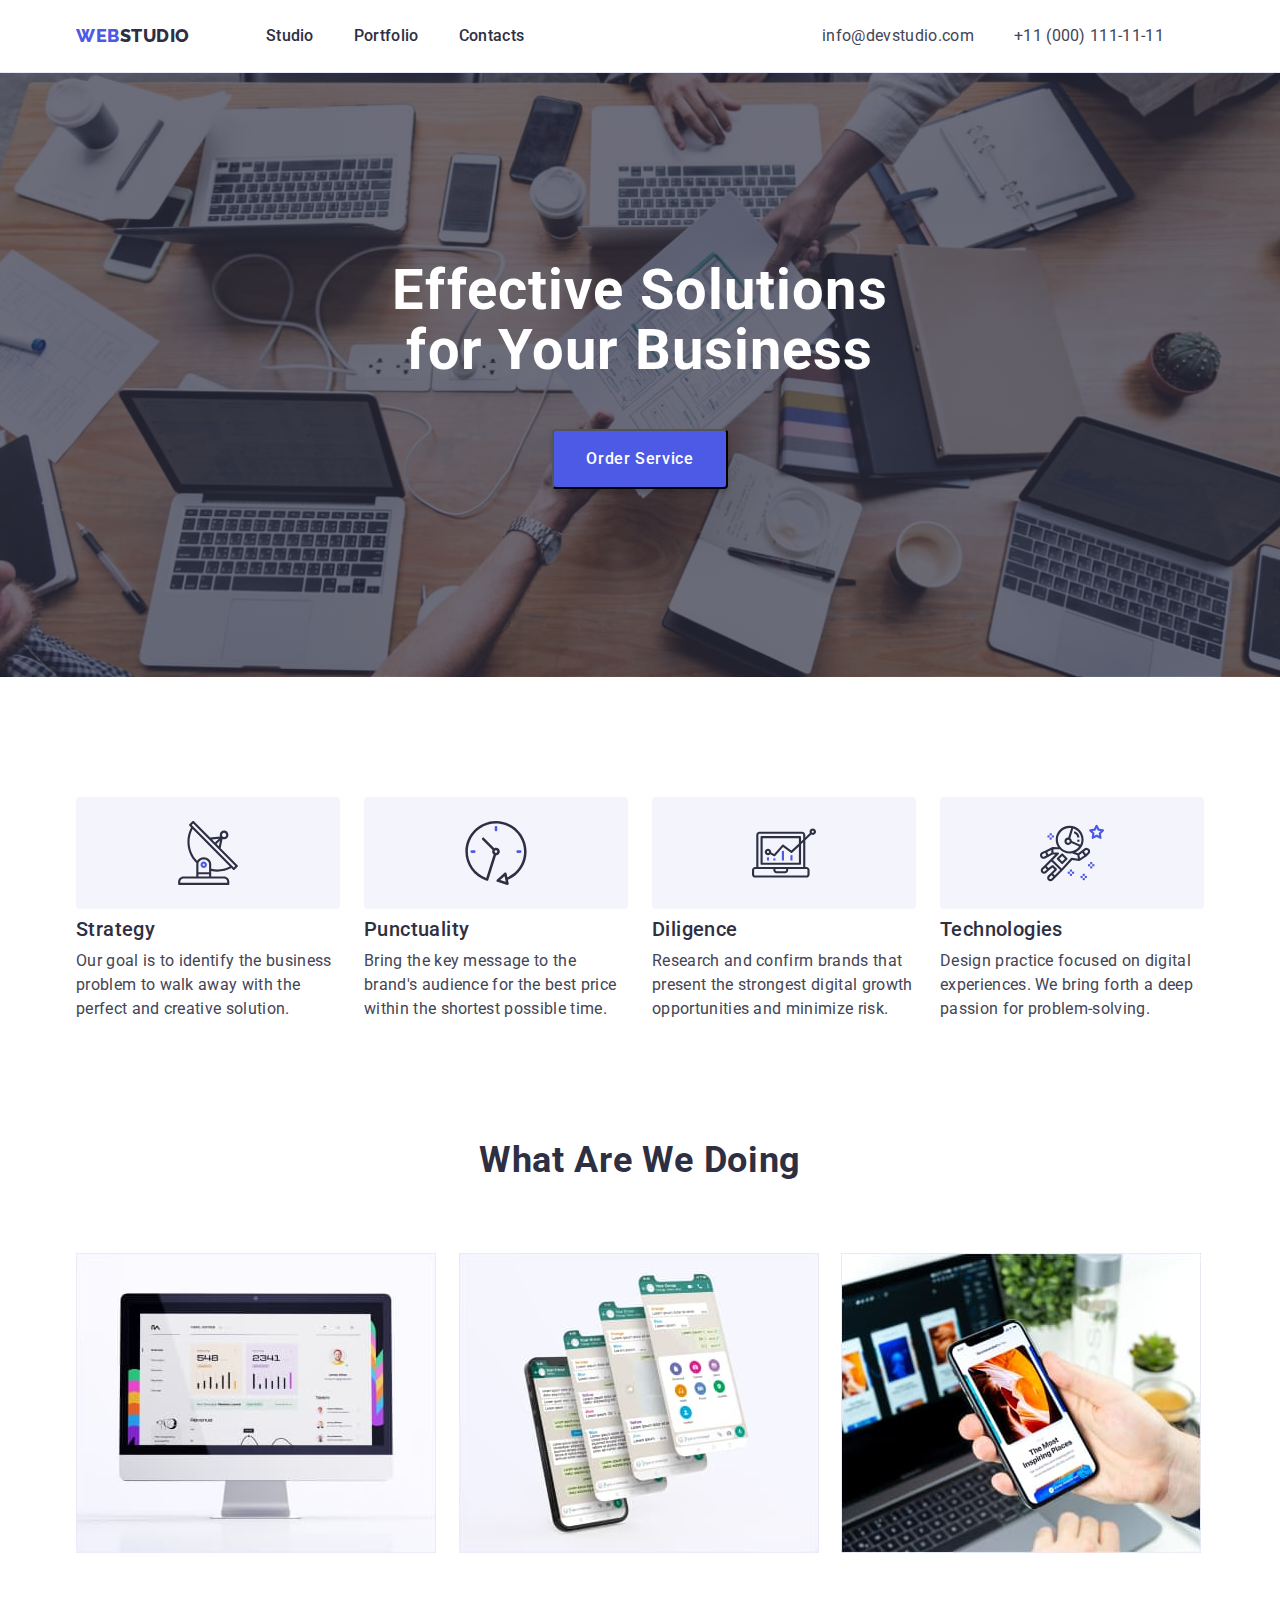
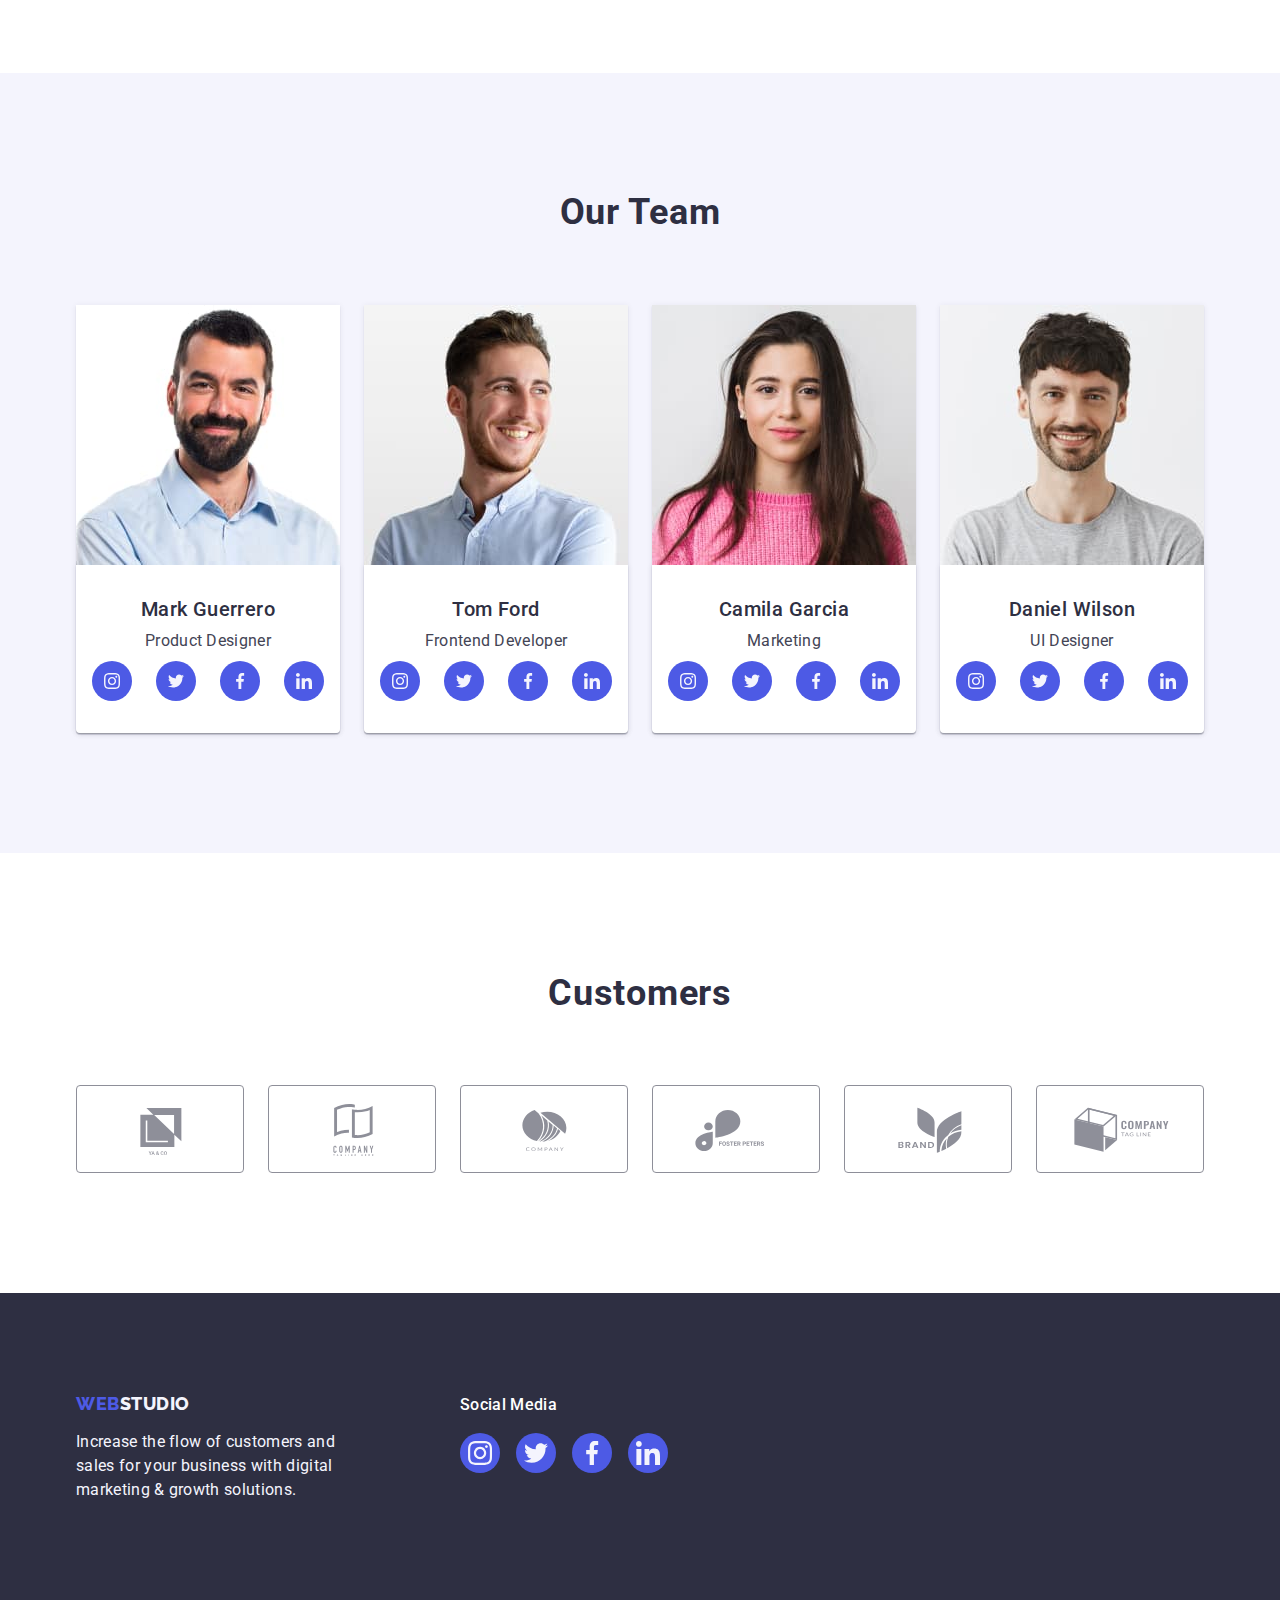
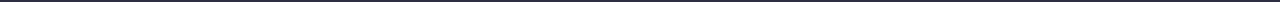
<file: index.html>
<!DOCTYPE html>
<html lang="en">
<head>
    <meta charset="UTF-8">
    <meta http-equiv="X-UA-Compatible" content="IE=edge">
    <meta name="viewport" content="width=device-width, initial-scale=1.0">
    <link rel="preconnect" href="https://fonts.googleapis.com">
    <link rel="preconnect" href="https://fonts.gstatic.com" crossorigin>
    <link href="https://fonts.googleapis.com/css2?family=Raleway:wght@700&display=swap" rel="stylesheet">
    <link href="https://fonts.googleapis.com/css2?family=Roboto:wght@400;500;700&display=swap" rel="stylesheet">
    <link rel="stylesheet" href="https://cdnjs.cloudflare.com/ajax/libs/modern-normalize/1.0.0/modern-normalize.min.css">
    <link rel="stylesheet" href="./css/styles.css">
    <title>WEBSTUDIO</title>
</head>
<body>
    <!-- Golova -->
   <header class="page-header">
    <div class="container flex">
    <nav class="flex">
        <a class="logo link" href="./index.html">Web<span class="studio">Studio</span></a>
        <ul  class="list flex">
            <li class="link paragraph"><a class="nav-color link" href="./index.html">Studio</a></li>
            <li class="link paragraph"><a class="nav-color link" href="./portfolio.html">Portfolio</a></li>
            <li class="link paragraph"><a class="nav-color link" href="">Contacts</a></li>
        </ul>
    </nav>   
    <address class="address flex">
        <ul class="flex list">
            <li class="mail"><a class="colorcontact link" href="mailto:info@devstudio.com">info@devstudio.com</a></li>
            <li class="mail"><a class="colorcontact link" href="tel:+110001111111">+11 (000) 111-11-11</a></li>
        </ul>
    </address> 
    </div>
   </header>
   <main>
   <!-- 1 article -->
   <section class="first">
        <div class="container">
        <h1 class="header">Effective Solutions for Your Business</h1>
        <button class="order-service-button" type="button">Order Service</button>
        </div>
   </section>
   <!-- 2 article -->
   <section class="section">
        <div class="container">
        <h2 hidden>features</h2>
            <ul class="list list-of-advantages">
            <li class="advantages-list">
                <div class="icon-div">
                <svg class="icon icon-antenna">
                    <use xlink:href="#icon-antenna">
                        <symbol id="icon-antenna" viewBox="0 0 32 32">
                        <path fill="#2e2f42" style="fill: var(--color4, #2e2f42)" d="M30.773 22.098l-8.443-8.505 0.937-4.615c0.242 0.094 0.499 0.144 0.758 0.146h0.006c1.192 0.014 2.17-0.941 2.184-2.133s-0.941-2.17-2.133-2.184c-1.192-0.014-2.17 0.941-2.184 2.133-0.003 0.255 0.039 0.509 0.125 0.749l-4.96 0.605-8.091-8.133c-0.099-0.101-0.235-0.159-0.377-0.16-0.14 0.001-0.274 0.056-0.373 0.155l-1.513 1.504c-0.208 0.208-0.208 0.546 0 0.754l0.814 0.826c-3.153 5.798-2.129 12.978 2.519 17.663 0.043 0.041 0.092 0.074 0.146 0.098-0.034 0.18-0.051 0.364-0.052 0.547v6.187h-6.4c-1.472 0.002-2.665 1.195-2.667 2.667v1.067c0 0.295 0.239 0.533 0.533 0.533h24.533c0.295 0 0.533-0.239 0.533-0.533v-1.067c-0.002-1.472-1.195-2.665-2.667-2.667h-6.4v-2.742c1.003 0.21 2.024 0.317 3.049 0.32 2.458-0.003 4.877-0.615 7.040-1.783l0.818 0.823c0.099 0.101 0.235 0.159 0.377 0.16 0.14-0.001 0.274-0.056 0.373-0.155l1.513-1.504c0.208-0.208 0.208-0.546 0-0.754zM23.28 6.233c0.418-0.415 1.093-0.414 1.509 0.004s0.414 1.093-0.004 1.508c-0.2 0.199-0.47 0.31-0.752 0.31h-0.003c-0.589-0.003-1.064-0.483-1.061-1.072 0.002-0.282 0.115-0.552 0.314-0.751h-0.002zM22.024 9.738l-0.598 2.946-1.175-1.182 1.774-1.763zM21.419 8.836l-1.92 1.909-1.485-1.493 3.405-0.415zM24.004 28.8c0.884 0 1.6 0.716 1.6 1.6v0.533h-23.467v-0.533c0-0.884 0.716-1.6 1.6-1.6h20.267zM16.537 26.667v1.067h-5.333v-1.067h5.333zM11.204 25.6v-4.053c0-1.294 1.196-2.347 2.667-2.347s2.667 1.053 2.667 2.347v4.053h-5.333zM17.604 23.904v-2.357c0-1.882-1.675-3.413-3.733-3.413-1.331-0.020-2.576 0.657-3.281 1.786-4.058-4.274-4.971-10.645-2.279-15.887l18.602 18.708c-2.872 1.461-6.165 1.873-9.309 1.163zM28.893 23.22l-21.057-21.181 0.755-0.752 7.935 7.98c0.004 0 0.006 0.007 0.010 0.010l13.115 13.191-0.757 0.752z"></path>
                        <path fill="#4d5ae5" style="fill: var(--color2, #4d5ae5)" d="M13.876 20.267h-0.005c-0.884-0.001-1.601 0.714-1.602 1.598s0.714 1.601 1.598 1.602h0.005c0.884 0.001 1.601-0.714 1.602-1.598s-0.714-1.601-1.598-1.602zM14.249 22.245c-0.1 0.1-0.236 0.156-0.378 0.155-0.295-0.002-0.532-0.242-0.531-0.536 0.001-0.141 0.057-0.276 0.157-0.375s0.233-0.154 0.373-0.155c0.295 0.002 0.532 0.242 0.531 0.536-0.001 0.141-0.057 0.276-0.157 0.375h0.005z"></path>
                        </symbol>
                    </use>
                </svg>
                </div>
                <h3 class="third-header">Strategy</h3>
                <p class="list-text">Our goal is to identify the business problem to walk away with the perfect and creative solution.</p>
            </li>
            <li class="advantages-list">
                <div class="icon-div">
                <svg class="icon icon-clock">
                    <use xlink:href="#icon-clock">
                        <symbol id="icon-clock" viewBox="0 0 32 32">
                            <path fill="#2e2f42" style="fill: var(--color4, #2e2f42)" d="M31.297 15.301c-0.002-8.452-6.855-15.303-15.308-15.301s-15.303 6.855-15.301 15.308c0.001 6.658 4.307 12.551 10.649 14.576 0.061 0.019 0.124 0.029 0.187 0.029 0.121-0 0.239-0.032 0.342-0.094 0.135-0.080 0.236-0.207 0.283-0.356l3.865-12.25c1.057-0.005 1.909-0.866 1.903-1.923s-0.866-1.909-1.923-1.903c-0.284 0.001-0.565 0.067-0.82 0.191l-5.106-5.107c-0.253-0.245-0.657-0.238-0.902 0.016-0.239 0.247-0.239 0.639 0 0.886l5.103 5.109c-0.392 0.799-0.168 1.764 0.536 2.309l-3.683 11.673c-7.278-2.681-11.004-10.754-8.323-18.032s10.754-11.004 18.032-8.323c7.278 2.681 11.004 10.754 8.323 18.032-1.31 3.556-4.001 6.431-7.462 7.973l-0.398-1.874c-0.073-0.345-0.411-0.565-0.756-0.492-0.109 0.023-0.209 0.074-0.293 0.148l-3.837 3.426c-0.263 0.234-0.287 0.637-0.052 0.9 0.076 0.085 0.174 0.149 0.283 0.184l4.899 1.564c0.335 0.108 0.694-0.077 0.802-0.412 0.034-0.106 0.040-0.219 0.017-0.328l-0.391-1.839c5.664-2.388 9.342-7.942 9.329-14.089zM15.992 14.664c0.352 0 0.638 0.286 0.638 0.638s-0.286 0.638-0.638 0.638c-0.352 0-0.638-0.285-0.638-0.638s0.285-0.638 0.638-0.638zM18.093 29.528l2.184-1.948 0.603 2.84-2.787-0.892z"></path>
                            <path fill="#4d5ae5" style="fill: var(--color2, #4d5ae5)" d="M15.354 3.185v1.275c0 0.352 0.285 0.638 0.638 0.638s0.638-0.285 0.638-0.638v-1.275c0-0.352-0.286-0.638-0.638-0.638s-0.638 0.286-0.638 0.638z"></path>
                            <path fill="#4d5ae5" style="fill: var(--color2, #4d5ae5)" d="M3.876 14.664c-0.352 0-0.638 0.286-0.638 0.638s0.285 0.638 0.638 0.638h1.275c0.352 0 0.638-0.285 0.638-0.638s-0.285-0.638-0.638-0.638h-1.275z"></path>
                            <path fill="#4d5ae5" style="fill: var(--color2, #4d5ae5)" d="M28.108 15.939c0.352 0 0.638-0.285 0.638-0.638s-0.285-0.638-0.638-0.638h-1.275c-0.352 0-0.638 0.286-0.638 0.638s0.286 0.638 0.638 0.638h1.275z"></path>
                        </symbol>
                    </use>
                </svg>
                </div>
                <h3 class="third-header">Punctuality</h3>
                <p class="list-text">Bring the key message to the brand's audience for the best price within the shortest possible time.</p>
            </li>
            <li class="advantages-list">
                <div class="icon-div">
                <svg class="icon icon-diagram">
                    <use xlink:href="#icon-diagram">
                        <symbol id="icon-diagram" viewBox="0 0 32 32">
                            <path fill="#4d5ae5" style="fill: var(--color2, #4d5ae5)" d="M14.926 14.965h1.066v4.798h-1.066v-4.797z"></path>
                            <path fill="#4d5ae5" style="fill: var(--color2, #4d5ae5)" d="M19.19 17.097h1.066v2.665h-1.066v-2.665z"></path>
                            <path fill="#4d5ae5" style="fill: var(--color2, #4d5ae5)" d="M10.661 18.696h1.066v1.066h-1.066v-1.066z"></path>
                            <path fill="#4d5ae5" style="fill: var(--color2, #4d5ae5)" d="M7.463 18.163h1.066v1.599h-1.066v-1.599z"></path>
                            <path fill="#2e2f42" style="fill: var(--color4, #2e2f42)" d="M1.599 28.291h25.587c0.883 0 1.599-0.716 1.599-1.599v-2.132c0-0.883-0.716-1.599-1.599-1.599h-0.533v-13.293l3.028-2.868c0.703 0.346 1.553 0.136 2.013-0.499s0.396-1.508-0.152-2.068-1.42-0.644-2.065-0.198c-0.644 0.446-0.873 1.292-0.542 2.002l-2.281 2.163v-1.23c0-0.883-0.716-1.599-1.599-1.599h-21.322c-0.883 0-1.599 0.716-1.599 1.599v15.992h-0.533c-0.883 0-1.599 0.716-1.599 1.599v2.132c0 0.883 0.716 1.599 1.599 1.599zM30.384 4.837c0.294 0 0.533 0.239 0.533 0.533s-0.239 0.533-0.533 0.533c-0.294 0-0.533-0.239-0.533-0.533s0.239-0.533 0.533-0.533zM3.198 6.969c0-0.294 0.239-0.533 0.533-0.533h21.322c0.294 0 0.533 0.239 0.533 0.533v2.239l-1.066 1.013v-2.186c0-0.294-0.239-0.533-0.533-0.533h-19.19c-0.294 0-0.533 0.239-0.533 0.533v13.326c0 0.294 0.239 0.533 0.533 0.533h19.19c0.294 0 0.533-0.239 0.533-0.533v-9.674l1.066-1.010v12.284h-22.388v-15.992zM7.996 13.899c-0.721-0.002-1.354 0.478-1.546 1.174s0.105 1.433 0.725 1.801c0.62 0.368 1.41 0.276 1.928-0.226l1.853 0.93c0.215 0.108 0.476 0.057 0.636-0.123l3.939-4.431 3.872 2.901c0.208 0.156 0.498 0.139 0.686-0.039l3.365-3.188v8.131h-18.124v-12.26h18.124v2.66l-3.771 3.572-3.904-2.927c-0.222-0.166-0.534-0.135-0.718 0.072l-3.993 4.493-1.493-0.746c0.011-0.064 0.018-0.129 0.020-0.193 0-0.883-0.716-1.599-1.599-1.599zM8.529 15.498c0 0.294-0.239 0.533-0.533 0.533s-0.533-0.239-0.533-0.533c0-0.294 0.239-0.533 0.533-0.533s0.533 0.239 0.533 0.533zM11.727 24.027h5.331v0.533c0 0.294-0.239 0.533-0.533 0.533h-4.264c-0.294 0-0.533-0.239-0.533-0.533v-0.533zM1.066 24.56c0-0.294 0.239-0.533 0.533-0.533h9.062v0.533c0 0.883 0.716 1.599 1.599 1.599h4.264c0.883 0 1.599-0.716 1.599-1.599v-0.533h9.062c0.294 0 0.533 0.239 0.533 0.533v2.132c0 0.294-0.239 0.533-0.533 0.533h-25.587c-0.294 0-0.533-0.239-0.533-0.533v-2.132z"></path>
                            </symbol>
                    </use>
                </svg>
                </div>
                <h3 class="third-header">Diligence</h3>
                <p class="list-text">Research and confirm brands that present the strongest digital growth opportunities and minimize risk.  </p>
            </li>
            <li class="advantages-list">
                <div class="icon-div">
                <svg class="icon icon-astronaut">
                    <use xlink:href="#icon-astronaut">
                        <symbol id="icon-astronaut" viewBox="0 0 32 32">
                            <path fill="#4d5ae5" style="fill: var(--color2, #4d5ae5)" d="M31.974 4.524c-0.063-0.193-0.229-0.333-0.43-0.363l-1.91-0.278-0.855-1.731c-0.179-0.365-0.777-0.365-0.956 0l-0.855 1.731-1.91 0.278c-0.201 0.029-0.367 0.17-0.431 0.363-0.062 0.193-0.011 0.405 0.135 0.547l1.383 1.348-0.326 1.903c-0.034 0.2 0.048 0.402 0.212 0.522 0.166 0.121 0.382 0.135 0.562 0.040l1.709-0.899 1.709 0.899c0.078 0.041 0.164 0.061 0.249 0.061 0.11 0 0.221-0.034 0.314-0.102 0.164-0.119 0.246-0.322 0.212-0.522l-0.326-1.903 1.383-1.348c0.145-0.142 0.197-0.354 0.135-0.547zM29.511 5.851c-0.125 0.122-0.183 0.299-0.153 0.472l0.191 1.114-1-0.526c-0.078-0.041-0.163-0.061-0.249-0.061s-0.17 0.020-0.249 0.061l-1.001 0.526 0.191-1.114c0.030-0.173-0.028-0.349-0.153-0.472l-0.81-0.789 1.119-0.163c0.174-0.025 0.324-0.134 0.402-0.292l0.5-1.013 0.5 1.013c0.078 0.157 0.228 0.267 0.402 0.292l1.119 0.163-0.809 0.789z"></path>
                            <path fill="#4d5ae5" style="fill: var(--color2, #4d5ae5)" d="M26.134 20.522h-1.067v1.067h1.067v-1.067z"></path>
                            <path fill="#4d5ae5" style="fill: var(--color2, #4d5ae5)" d="M26.134 22.656h-1.067v1.067h1.067v-1.067z"></path>
                            <path fill="#4d5ae5" style="fill: var(--color2, #4d5ae5)" d="M27.2 21.589h-1.067v1.067h1.067v-1.067z"></path>
                            <path fill="#4d5ae5" style="fill: var(--color2, #4d5ae5)" d="M25.067 21.589h-1.067v1.067h1.067v-1.067z"></path>
                            <path fill="#4d5ae5" style="fill: var(--color2, #4d5ae5)" d="M22.4 26.389h-1.067v1.067h1.067v-1.067z"></path>
                            <path fill="#4d5ae5" style="fill: var(--color2, #4d5ae5)" d="M22.4 28.522h-1.067v1.067h1.067v-1.067z"></path>
                            <path fill="#4d5ae5" style="fill: var(--color2, #4d5ae5)" d="M23.467 27.456h-1.067v1.067h1.067v-1.067z"></path>
                            <path fill="#4d5ae5" style="fill: var(--color2, #4d5ae5)" d="M21.333 27.456h-1.067v1.067h1.067v-1.067z"></path>
                            <path fill="#4d5ae5" style="fill: var(--color2, #4d5ae5)" d="M16 24.256h-1.067v1.067h1.067v-1.067z"></path>
                            <path fill="#4d5ae5" style="fill: var(--color2, #4d5ae5)" d="M16 26.389h-1.067v1.067h1.067v-1.067z"></path>
                            <path fill="#4d5ae5" style="fill: var(--color2, #4d5ae5)" d="M17.067 25.322h-1.067v1.067h1.067v-1.067z"></path>
                            <path fill="#4d5ae5" style="fill: var(--color2, #4d5ae5)" d="M14.933 25.322h-1.067v1.067h1.067v-1.067z"></path>
                            <path fill="#4d5ae5" style="fill: var(--color2, #4d5ae5)" d="M5.867 6.122h-1.067v1.067h1.067v-1.067z"></path>
                            <path fill="#4d5ae5" style="fill: var(--color2, #4d5ae5)" d="M5.867 8.255h-1.067v1.067h1.067v-1.067z"></path>
                            <path fill="#4d5ae5" style="fill: var(--color2, #4d5ae5)" d="M6.933 7.189h-1.067v1.067h1.067v-1.067z"></path>
                            <path fill="#4d5ae5" style="fill: var(--color2, #4d5ae5)" d="M4.8 7.189h-1.067v1.067h1.067v-1.067z"></path>
                            <path fill="#2e2f42" style="fill: var(--color4, #2e2f42)" d="M24.715 14.159c-0.287-0.388-0.709-0.637-1.188-0.705-0.481-0.068-0.956 0.058-1.34 0.352l-1.252 0.96-1.898 1.417-1.358-0.541c2.421-1.086 4.114-3.508 4.114-6.32 0-3.823-3.123-6.933-6.961-6.933s-6.961 3.11-6.961 6.933c0 1.386 0.414 2.674 1.12 3.758l-2.764-0.024c-0.002 0-0.003 0-0.005 0-0.009 0-0.015 0.004-0.023 0.005-0.053 0.002-0.105 0.013-0.155 0.031-0.013 0.005-0.026 0.008-0.038 0.013-0.006 0.003-0.013 0.003-0.019 0.006l-3.233 1.596c-0.001 0-0.001 0-0.001 0.001l-1.893 0.911c-0.021 0.009-0.042 0.021-0.063 0.035-0.755 0.502-1.012 1.489-0.598 2.295 0.22 0.429 0.595 0.745 1.056 0.889 0.178 0.055 0.359 0.083 0.539 0.083 0.29 0 0.577-0.071 0.839-0.211l1.388-0.738 2.264-1.169 1.357-0.008-5.442 5.416c-0.001 0.001-0.001 0.001-0.002 0.001l-1.339 1.333c-0.316 0.315-0.49 0.732-0.49 1.178s0.174 0.863 0.49 1.179c0.325 0.323 0.752 0.485 1.179 0.485s0.854-0.162 1.18-0.485l1.314-1.309 1.741-1.3 0.901 0.897-1.762 1.754c-0 0.001-0.001 0.001-0.002 0.001l-1.339 1.333c-0.316 0.315-0.49 0.732-0.49 1.178s0.174 0.863 0.49 1.179c0.325 0.323 0.753 0.485 1.18 0.485s0.855-0.162 1.18-0.485l3.482-3.467c0.001-0.001 0.001-0.001 0.001-0.002l1.010-1-0.004-0.004c0.006-0.006 0.015-0.009 0.022-0.015l5.166-5.658 3.471 0.494c0.025 0.004 0.050 0.005 0.075 0.005 0.065 0 0.127-0.015 0.187-0.038 0.018-0.006 0.033-0.015 0.050-0.023 0.019-0.010 0.039-0.015 0.058-0.027l3.213-2.133c0.012-0.008 0.018-0.021 0.029-0.029 0.013-0.010 0.029-0.014 0.041-0.026l1.271-1.191c0.662-0.62 0.753-1.635 0.212-2.362zM2.13 17.77c-0.173 0.093-0.37 0.111-0.558 0.052-0.187-0.058-0.338-0.186-0.427-0.358-0.161-0.314-0.068-0.695 0.214-0.902l1.314-0.632 0.449 1.313-0.992 0.527zM5.628 15.942l-1.548 0.8-0.439-1.283 2.027-1.001-0.040 1.484zM20.727 9.322c0 0.918-0.219 1.785-0.599 2.559l-4.181-1.899c-0.044-0.573-0.341-1.075-0.788-1.388l1.464-4.86c2.378 0.756 4.105 2.974 4.105 5.588zM8.938 9.322c0-3.235 2.644-5.867 5.894-5.867 0.253 0 0.5 0.021 0.745 0.052l-1.432 4.754c-0.019-0.001-0.037-0.006-0.057-0.006-1.033 0-1.873 0.837-1.873 1.867s0.84 1.867 1.873 1.867c0.694 0 1.294-0.383 1.618-0.945l3.862 1.755c-1.075 1.446-2.795 2.39-4.737 2.39-3.25 0-5.894-2.632-5.894-5.867zM14.894 10.122c0 0.441-0.362 0.8-0.806 0.8s-0.806-0.359-0.806-0.8c0-0.441 0.362-0.8 0.806-0.8s0.806 0.359 0.806 0.8zM2.465 25.146c-0.236 0.234-0.619 0.234-0.854 0.001-0.114-0.114-0.176-0.263-0.176-0.423s0.062-0.309 0.176-0.421l0.962-0.958 0.851 0.848-0.959 0.955zM5.679 28.88c-0.236 0.234-0.619 0.235-0.855 0.001-0.114-0.114-0.176-0.263-0.176-0.423s0.062-0.309 0.176-0.421l0.963-0.959 0.852 0.848-0.96 0.955zM9.16 25.411c-0.001 0-0.001 0-0.002 0.001l-1.765 1.76-0.852-0.848 1.763-1.755c0 0 0 0 0-0s0.001-0.001 0.002-0.001c0.040-0.040 0.065-0.088 0.090-0.135 0.007-0.014 0.020-0.026 0.026-0.040 0.017-0.041 0.019-0.085 0.026-0.129 0.003-0.025 0.014-0.047 0.014-0.073 0-0.036-0.013-0.070-0.020-0.106-0.006-0.032-0.006-0.065-0.019-0.095-0.020-0.050-0.055-0.094-0.091-0.138-0.010-0.012-0.014-0.027-0.025-0.038 0 0 0 0-0.001 0s-0.001-0.002-0.001-0.002l-1.607-1.6c-0.017-0.017-0.039-0.024-0.058-0.038-0.028-0.022-0.055-0.042-0.087-0.058-0.030-0.015-0.061-0.024-0.093-0.033-0.034-0.010-0.067-0.017-0.103-0.020-0.033-0.002-0.063 0.001-0.095 0.005-0.036 0.004-0.069 0.009-0.104 0.020-0.034 0.011-0.063 0.027-0.094 0.045-0.020 0.011-0.042 0.015-0.061 0.029l-1.773 1.324-0.901-0.897 2.399-2.386 4.361 4.289-0.928 0.919zM15.979 18.394c-0.015-0.002-0.030 0.004-0.045 0.003-0.039-0.002-0.076 0.001-0.115 0.007-0.030 0.005-0.059 0.011-0.088 0.021-0.034 0.012-0.065 0.028-0.097 0.047-0.030 0.018-0.057 0.037-0.083 0.061-0.013 0.011-0.028 0.017-0.040 0.029l-4.698 5.146-4.328-4.257 2.833-2.818c0.209-0.208 0.21-0.546 0.002-0.755-0.105-0.105-0.243-0.157-0.381-0.156v-0.001l-2.219 0.013 0.028-1.607 3.104 0.027c1.265 1.294 3.029 2.101 4.981 2.101 0.437 0 0.864-0.045 1.279-0.123 0.040 0.032 0.079 0.065 0.13 0.085l2.41 0.96 0.152 0.758 0.178 0.885-3.003-0.427zM20.020 18.572l-0.313-1.558 1.446-1.080 0.947 1.257-2.080 1.381zM23.774 15.741l-0.838 0.785-0.931-1.236 0.831-0.637c0.155-0.119 0.351-0.168 0.543-0.143 0.193 0.027 0.364 0.128 0.48 0.284 0.217 0.292 0.18 0.699-0.085 0.947z"></path>
                            <path fill="#2e2f42" style="fill: var(--color4, #2e2f42)" d="M13.602 18.544l-2.143-2.133c-0.207-0.207-0.545-0.207-0.753 0l-2.142 2.133c-0.1 0.101-0.157 0.236-0.157 0.378s0.056 0.278 0.157 0.378l2.142 2.133c0.104 0.103 0.241 0.155 0.377 0.155s0.273-0.052 0.376-0.155l2.143-2.133c0.1-0.1 0.157-0.236 0.157-0.378s-0.057-0.278-0.157-0.378zM11.083 20.303l-1.387-1.381 1.387-1.381 1.387 1.381-1.387 1.381z"></path>
                            <path fill="#2e2f42" style="fill: var(--color4, #2e2f42)" d="M17.164 5.071l-0.258 1.036c0.071 0.018 1.738 0.452 1.738 2.149h1.067c-0-2.017-1.666-2.965-2.547-3.185z"></path>
                            <path fill="#2e2f42" style="fill: var(--color4, #2e2f42)" d="M19.711 9.322h-1.067v1.067h1.067v-1.067z"></path>
                            </symbol>
                    </use>
                </svg>
                </div>
                <h3 class="third-header">Technologies</h3>
                <p class="list-text">Design practice focused on digital experiences. We bring forth a deep passion for problem-solving.</p>
            </li>
            </ul>
            </div>
   </section>
   <!-- 3 article -->
   <section class="section third-section">
        <div class="container">
        <h2 class="third-article-header">What are we doing</h2>
        <ul class="list picture-list">
            <li class="list-images"><img src="./images/img1.jpg" alt="Image 1" width="360" height="300"></li>
            <li class="list-images"><img src="./images/img2.jpg" alt="Image 2" width="360" height="300"></li>
            <li class="list-images"><img src="./images/img3.jpg" alt="Image 3" width="360" height="300"></li>
        </ul>
        </div>
   </section>
   <!-- 4 article -->
   <section class="section fourth-article">
    <div class="container">
        <h2 class="fourth-article-header">Our Team</h2>
        <ul class="list list-of-employees">
            <li class="fourth-article-list">
                <img class="employee-photo" src="./images/photo1.jpg" alt="Photo 1" width="264" height="260">
                <div class="employee-information">
                <h3 class="employee-name">Mark Guerrero </h3>
                <p class="employee-position">Product Designer</p>
                <ul class="list social-media-list">
                    <li class="social-media-item">
                        <a class="link social-media-link" href="">
                        <svg class="icon-social-media icon-instagram">
                            <use xlink:href="#icon-instagram">
                                <symbol id="icon-instagram" viewBox="0 0 32 32">
                                    <path fill="#f4f4fd" style="fill: var(--color3, #f4f4fd)" d="M22.387 13.363c-0.030-0.68-0.14-1.148-0.298-1.553-0.163-0.43-0.413-0.815-0.74-1.135-0.32-0.325-0.708-0.578-1.133-0.738-0.408-0.158-0.873-0.268-1.553-0.298-0.685-0.032-0.903-0.040-2.641-0.040s-1.955 0.008-2.638 0.038c-0.68 0.030-1.148 0.14-1.553 0.298-0.43 0.162-0.815 0.413-1.135 0.74-0.325 0.32-0.578 0.708-0.738 1.133-0.158 0.408-0.268 0.873-0.298 1.553-0.032 0.685-0.040 0.903-0.040 2.641s0.008 1.955 0.038 2.638c0.030 0.68 0.14 1.148 0.298 1.553 0.162 0.43 0.415 0.815 0.74 1.135 0.32 0.325 0.708 0.578 1.133 0.738 0.408 0.158 0.873 0.268 1.553 0.298 0.683 0.030 0.9 0.038 2.638 0.038s1.955-0.007 2.638-0.038c0.68-0.030 1.148-0.14 1.553-0.298 0.86-0.333 1.54-1.013 1.873-1.873 0.157-0.408 0.268-0.873 0.298-1.553 0.030-0.683 0.038-0.9 0.038-2.638s-0.003-1.955-0.033-2.638zM21.235 18.589c-0.028 0.625-0.133 0.963-0.22 1.188-0.215 0.558-0.658 1-1.215 1.215-0.225 0.088-0.565 0.193-1.188 0.22-0.675 0.030-0.878 0.037-2.585 0.037s-1.913-0.007-2.586-0.037c-0.625-0.027-0.963-0.132-1.188-0.22-0.278-0.103-0.53-0.265-0.735-0.478-0.213-0.208-0.375-0.458-0.478-0.735-0.088-0.225-0.193-0.565-0.22-1.188-0.030-0.675-0.038-0.878-0.038-2.586s0.007-1.913 0.038-2.586c0.027-0.625 0.132-0.963 0.22-1.188 0.103-0.278 0.265-0.53 0.48-0.735 0.207-0.213 0.458-0.375 0.735-0.478 0.225-0.087 0.565-0.192 1.188-0.22 0.675-0.030 0.878-0.038 2.586-0.038 1.71 0 1.913 0.008 2.586 0.038 0.625 0.028 0.963 0.133 1.188 0.22 0.277 0.102 0.53 0.265 0.735 0.478 0.212 0.208 0.375 0.458 0.478 0.735 0.088 0.225 0.192 0.565 0.22 1.188 0.030 0.675 0.038 0.878 0.038 2.586s-0.008 1.908-0.038 2.583z"></path>
                                    <path fill="#f4f4fd" style="fill: var(--color3, #f4f4fd)" d="M16.024 12.713c-1.815 0-3.288 1.473-3.288 3.288s1.473 3.288 3.288 3.288c1.815 0 3.288-1.473 3.288-3.288s-1.473-3.288-3.288-3.288zM16.024 18.134c-1.178 0-2.133-0.955-2.133-2.133s0.955-2.133 2.133-2.133c1.178 0 2.133 0.955 2.133 2.133s-0.955 2.133-2.133 2.133z"></path>
                                    <path fill="#f4f4fd" style="fill: var(--color3, #f4f4fd)" d="M20.21 12.583c0 0.424-0.344 0.768-0.768 0.768s-0.768-0.344-0.768-0.768c0-0.424 0.344-0.768 0.768-0.768s0.768 0.344 0.768 0.768z"></path>
                                    </symbol>
                            </use>
                        </svg>
                        </a>
                    </li>
                    <li class="social-media-item">
                        <a class="link social-media-link" href="">
                        <svg class="icon-social-media icon-twitter">
                            <use xlink:href="#icon-twitter">
                                <symbol id="icon-twitter" viewBox="0 0 32 32">
                                    <path fill="#f4f4fd" style="fill: var(--color3, #f4f4fd)" d="M22.4 12.031c-0.476 0.209-0.983 0.347-1.512 0.414 0.544-0.325 0.959-0.835 1.154-1.45-0.507 0.302-1.067 0.516-1.664 0.635-0.482-0.513-1.168-0.83-1.917-0.83-1.453 0-2.622 1.179-2.622 2.625 0 0.208 0.018 0.408 0.061 0.598-2.182-0.106-4.112-1.152-5.409-2.745-0.226 0.393-0.359 0.842-0.359 1.326 0 0.909 0.468 1.714 1.166 2.181-0.422-0.008-0.835-0.13-1.186-0.323 0 0.008 0 0.018 0 0.029 0 1.275 0.91 2.334 2.102 2.578-0.214 0.058-0.446 0.086-0.688 0.086-0.168 0-0.338-0.010-0.497-0.045 0.34 1.039 1.305 1.803 2.452 1.828-0.893 0.698-2.026 1.119-3.254 1.119-0.215 0-0.422-0.010-0.628-0.036 1.162 0.75 2.54 1.178 4.026 1.178 4.829 0 7.469-4 7.469-7.467 0-0.116-0.004-0.228-0.010-0.339 0.521-0.37 0.958-0.831 1.315-1.362z"></path>
                                    </symbol>
                            </use>
                        </svg>
                        </a>
                    </li>
                    <li class="social-media-item">
                        <a class="link social-media-link" href="">
                        <svg class="icon-social-media icon-facebook">
                            <use xlink:href="#icon-facebook">
                                <symbol id="icon-facebook" viewBox="0 0 32 32">
                                    <path fill="#f4f4fd" style="fill: var(--color3, #f4f4fd)" d="M18.132 11.725h1.169v-2.035c-0.202-0.028-0.895-0.090-1.702-0.090-1.685 0-2.839 1.060-2.839 3.007v1.793h-1.859v2.275h1.859v5.725h2.279v-5.724h1.784l0.283-2.275h-2.068v-1.567c0-0.658 0.178-1.108 1.094-1.108z"></path>
                                    </symbol>
                            </use>
                        </svg>
                        </a>
                    </li>
                    <li class="social-media-item">
                        <a class="link social-media-link" href="">   
                        <svg class="icon-social-media icon-linkedin">
                            <use xlink:href="#icon-linkedin">
                                <symbol id="icon-linkedin" viewBox="0 0 32 32">
                                    <path fill="#f4f4fd" style="fill: var(--color3, #f4f4fd)" d="M22.397 22.4v-0.001h0.003v-4.694c0-2.297-0.494-4.066-3.179-4.066-1.291 0-2.157 0.708-2.51 1.38h-0.037v-1.165h-2.546v8.546h2.651v-4.231c0-1.114 0.211-2.192 1.591-2.192 1.36 0 1.38 1.272 1.38 2.263v4.161h2.648z"></path>
                                    <path fill="#f4f4fd" style="fill: var(--color3, #f4f4fd)" d="M9.811 13.854h2.654v8.546h-2.654v-8.546z"></path>
                                    <path fill="#f4f4fd" style="fill: var(--color3, #f4f4fd)" d="M11.137 9.6c-0.849 0-1.537 0.688-1.537 1.537s0.688 1.551 1.537 1.551c0.849 0 1.537-0.703 1.537-1.551s-0.689-1.537-1.537-1.537v0z"></path>
                                    </symbol>
                            </use>
                        </svg>
                        </a>
                    </li>
                </ul>
                </div>
            </li>
            <li class="fourth-article-list">
                <img class="employee-photo" src="./images/photo2.jpg" alt="Photo 2" width="264" height="260">
                <div class="employee-information">
                <h3 class="employee-name">Tom Ford</h3>
                <p class="employee-position">Frontend Developer</p>
                <ul class="list social-media-list">
                    <li class="social-media-item">
                        <a class="link social-media-link" href="">
                        <svg class="icon-social-media icon-instagram">
                            <use xlink:href="#icon-instagram">
                                <symbol id="icon-instagram" viewBox="0 0 32 32">
                                    <path fill="#4d5ae5" style="fill: var(--color2, #4d5ae5)" d="M32 16c0 4.418-1.791 8.418-4.686 11.314s-6.895 4.686-11.314 4.686c-4.418 0-8.418-1.791-11.314-4.686s-4.686-6.895-4.686-11.314c0-4.418 1.791-8.418 4.686-11.314s6.895-4.686 11.314-4.686c4.418 0 8.418 1.791 11.314 4.686s4.686 6.895 4.686 11.314z"></path>
                                    <path fill="#f4f4fd" style="fill: var(--color3, #f4f4fd)" d="M22.387 13.363c-0.030-0.68-0.14-1.148-0.298-1.553-0.163-0.43-0.413-0.815-0.74-1.135-0.32-0.325-0.708-0.578-1.133-0.738-0.408-0.158-0.873-0.268-1.553-0.298-0.685-0.032-0.903-0.040-2.641-0.040s-1.955 0.008-2.638 0.038c-0.68 0.030-1.148 0.14-1.553 0.298-0.43 0.162-0.815 0.413-1.135 0.74-0.325 0.32-0.578 0.708-0.738 1.133-0.158 0.408-0.268 0.873-0.298 1.553-0.032 0.685-0.040 0.903-0.040 2.641s0.008 1.955 0.038 2.638c0.030 0.68 0.14 1.148 0.298 1.553 0.162 0.43 0.415 0.815 0.74 1.135 0.32 0.325 0.708 0.578 1.133 0.738 0.408 0.158 0.873 0.268 1.553 0.298 0.683 0.030 0.9 0.038 2.638 0.038s1.955-0.007 2.638-0.038c0.68-0.030 1.148-0.14 1.553-0.298 0.86-0.333 1.54-1.013 1.873-1.873 0.157-0.408 0.268-0.873 0.298-1.553 0.030-0.683 0.038-0.9 0.038-2.638s-0.003-1.955-0.033-2.638zM21.235 18.589c-0.028 0.625-0.133 0.963-0.22 1.188-0.215 0.558-0.658 1-1.215 1.215-0.225 0.088-0.565 0.193-1.188 0.22-0.675 0.030-0.878 0.037-2.585 0.037s-1.913-0.007-2.586-0.037c-0.625-0.027-0.963-0.132-1.188-0.22-0.278-0.103-0.53-0.265-0.735-0.478-0.213-0.208-0.375-0.458-0.478-0.735-0.088-0.225-0.193-0.565-0.22-1.188-0.030-0.675-0.038-0.878-0.038-2.586s0.007-1.913 0.038-2.586c0.027-0.625 0.132-0.963 0.22-1.188 0.103-0.278 0.265-0.53 0.48-0.735 0.207-0.213 0.458-0.375 0.735-0.478 0.225-0.087 0.565-0.192 1.188-0.22 0.675-0.030 0.878-0.038 2.586-0.038 1.71 0 1.913 0.008 2.586 0.038 0.625 0.028 0.963 0.133 1.188 0.22 0.277 0.102 0.53 0.265 0.735 0.478 0.212 0.208 0.375 0.458 0.478 0.735 0.088 0.225 0.192 0.565 0.22 1.188 0.030 0.675 0.038 0.878 0.038 2.586s-0.008 1.908-0.038 2.583z"></path>
                                    <path fill="#f4f4fd" style="fill: var(--color3, #f4f4fd)" d="M16.024 12.713c-1.815 0-3.288 1.473-3.288 3.288s1.473 3.288 3.288 3.288c1.815 0 3.288-1.473 3.288-3.288s-1.473-3.288-3.288-3.288zM16.024 18.134c-1.178 0-2.133-0.955-2.133-2.133s0.955-2.133 2.133-2.133c1.178 0 2.133 0.955 2.133 2.133s-0.955 2.133-2.133 2.133z"></path>
                                    <path fill="#f4f4fd" style="fill: var(--color3, #f4f4fd)" d="M20.21 12.583c0 0.424-0.344 0.768-0.768 0.768s-0.768-0.344-0.768-0.768c0-0.424 0.344-0.768 0.768-0.768s0.768 0.344 0.768 0.768z"></path>
                                    </symbol>
                            </use>
                        </svg>
                        </a>
                    </li>
                    <li class="social-media-item">
                        <a class="link social-media-link" href="">
                        <svg class="icon-social-media icon-twitter">
                            <use xlink:href="#icon-twitter">
                                <symbol id="icon-twitter" viewBox="0 0 32 32">
                                    <path fill="#4d5ae5" style="fill: var(--color2, #4d5ae5)" d="M32 16c0 4.418-1.791 8.418-4.686 11.314s-6.895 4.686-11.314 4.686c-4.418 0-8.418-1.791-11.314-4.686s-4.686-6.895-4.686-11.314c0-4.418 1.791-8.418 4.686-11.314s6.895-4.686 11.314-4.686c4.418 0 8.418 1.791 11.314 4.686s4.686 6.895 4.686 11.314z"></path>
                                    <path fill="#f4f4fd" style="fill: var(--color3, #f4f4fd)" d="M22.4 12.031c-0.476 0.209-0.983 0.347-1.512 0.414 0.544-0.325 0.959-0.835 1.154-1.45-0.507 0.302-1.067 0.516-1.664 0.635-0.482-0.513-1.168-0.83-1.917-0.83-1.453 0-2.622 1.179-2.622 2.625 0 0.208 0.018 0.408 0.061 0.598-2.182-0.106-4.112-1.152-5.409-2.745-0.226 0.393-0.359 0.842-0.359 1.326 0 0.909 0.468 1.714 1.166 2.181-0.422-0.008-0.835-0.13-1.186-0.323 0 0.008 0 0.018 0 0.029 0 1.275 0.91 2.334 2.102 2.578-0.214 0.058-0.446 0.086-0.688 0.086-0.168 0-0.338-0.010-0.497-0.045 0.34 1.039 1.305 1.803 2.452 1.828-0.893 0.698-2.026 1.119-3.254 1.119-0.215 0-0.422-0.010-0.628-0.036 1.162 0.75 2.54 1.178 4.026 1.178 4.829 0 7.469-4 7.469-7.467 0-0.116-0.004-0.228-0.010-0.339 0.521-0.37 0.958-0.831 1.315-1.362z"></path>
                                    </symbol>
                            </use>
                        </svg>
                        </a>
                    </li>
                    <li class="social-media-item">
                        <a class="link social-media-link" href="">
                        <svg class="icon-social-media icon-facebook">
                            <use xlink:href="#icon-facebook">
                                <symbol id="icon-facebook" viewBox="0 0 32 32">
                                    <path fill="#4d5ae5" style="fill: var(--color2, #4d5ae5)" d="M32 16c0 4.418-1.791 8.418-4.686 11.314s-6.895 4.686-11.314 4.686c-4.418 0-8.418-1.791-11.314-4.686s-4.686-6.895-4.686-11.314c0-4.418 1.791-8.418 4.686-11.314s6.895-4.686 11.314-4.686c4.418 0 8.418 1.791 11.314 4.686s4.686 6.895 4.686 11.314z"></path>
                                    <path fill="#f4f4fd" style="fill: var(--color3, #f4f4fd)" d="M18.132 11.725h1.169v-2.035c-0.202-0.028-0.895-0.090-1.702-0.090-1.685 0-2.839 1.060-2.839 3.007v1.793h-1.859v2.275h1.859v5.725h2.279v-5.724h1.784l0.283-2.275h-2.068v-1.567c0-0.658 0.178-1.108 1.094-1.108z"></path>
                                    </symbol>
                            </use>
                        </svg>
                        </a>
                    </li>
                    <li class="social-media-item">
                        <a class="link social-media-link" href="">
                        <svg class="icon-social-media icon-linkedin">
                            <use xlink:href="#icon-linkedin">
                                <symbol id="icon-linkedin" viewBox="0 0 32 32">
                                    <path fill="#4d5ae5" style="fill: var(--color2, #4d5ae5)" d="M32 16c0 4.418-1.791 8.418-4.686 11.314s-6.895 4.686-11.314 4.686c-4.418 0-8.418-1.791-11.314-4.686s-4.686-6.895-4.686-11.314c0-4.418 1.791-8.418 4.686-11.314s6.895-4.686 11.314-4.686c4.418 0 8.418 1.791 11.314 4.686s4.686 6.895 4.686 11.314z"></path>
                                    <path fill="#f4f4fd" style="fill: var(--color3, #f4f4fd)" d="M22.397 22.4v-0.001h0.003v-4.694c0-2.297-0.494-4.066-3.179-4.066-1.291 0-2.157 0.708-2.51 1.38h-0.037v-1.165h-2.546v8.546h2.651v-4.231c0-1.114 0.211-2.192 1.591-2.192 1.36 0 1.38 1.272 1.38 2.263v4.161h2.648z"></path>
                                    <path fill="#f4f4fd" style="fill: var(--color3, #f4f4fd)" d="M9.811 13.854h2.654v8.546h-2.654v-8.546z"></path>
                                    <path fill="#f4f4fd" style="fill: var(--color3, #f4f4fd)" d="M11.137 9.6c-0.849 0-1.537 0.688-1.537 1.537s0.688 1.551 1.537 1.551c0.849 0 1.537-0.703 1.537-1.551s-0.689-1.537-1.537-1.537v0z"></path>
                                    </symbol>
                            </use>
                        </svg>
                        </a>
                    </li>
                </ul>
                </div>
            </li>
            <li class="fourth-article-list">
                <img class="employee-photo" src="./images/photo3.jpg" alt="Photo 3" width="264" height="260">
                <div class="employee-information">
                <h3 class="employee-name">Camila Garcia</h3>
                <p class="employee-position"> Marketing</p>
                <ul class="list social-media-list">
                    <li class="social-media-item">
                        <a class="link social-media-link" href="">
                        <svg class="icon-social-media icon-instagram">
                            <use xlink:href="#icon-instagram">
                                <symbol id="icon-instagram" viewBox="0 0 32 32">
                                    <path fill="#4d5ae5" style="fill: var(--color2, #4d5ae5)" d="M32 16c0 4.418-1.791 8.418-4.686 11.314s-6.895 4.686-11.314 4.686c-4.418 0-8.418-1.791-11.314-4.686s-4.686-6.895-4.686-11.314c0-4.418 1.791-8.418 4.686-11.314s6.895-4.686 11.314-4.686c4.418 0 8.418 1.791 11.314 4.686s4.686 6.895 4.686 11.314z"></path>
                                    <path fill="#f4f4fd" style="fill: var(--color3, #f4f4fd)" d="M22.387 13.363c-0.030-0.68-0.14-1.148-0.298-1.553-0.163-0.43-0.413-0.815-0.74-1.135-0.32-0.325-0.708-0.578-1.133-0.738-0.408-0.158-0.873-0.268-1.553-0.298-0.685-0.032-0.903-0.040-2.641-0.040s-1.955 0.008-2.638 0.038c-0.68 0.030-1.148 0.14-1.553 0.298-0.43 0.162-0.815 0.413-1.135 0.74-0.325 0.32-0.578 0.708-0.738 1.133-0.158 0.408-0.268 0.873-0.298 1.553-0.032 0.685-0.040 0.903-0.040 2.641s0.008 1.955 0.038 2.638c0.030 0.68 0.14 1.148 0.298 1.553 0.162 0.43 0.415 0.815 0.74 1.135 0.32 0.325 0.708 0.578 1.133 0.738 0.408 0.158 0.873 0.268 1.553 0.298 0.683 0.030 0.9 0.038 2.638 0.038s1.955-0.007 2.638-0.038c0.68-0.030 1.148-0.14 1.553-0.298 0.86-0.333 1.54-1.013 1.873-1.873 0.157-0.408 0.268-0.873 0.298-1.553 0.030-0.683 0.038-0.9 0.038-2.638s-0.003-1.955-0.033-2.638zM21.235 18.589c-0.028 0.625-0.133 0.963-0.22 1.188-0.215 0.558-0.658 1-1.215 1.215-0.225 0.088-0.565 0.193-1.188 0.22-0.675 0.030-0.878 0.037-2.585 0.037s-1.913-0.007-2.586-0.037c-0.625-0.027-0.963-0.132-1.188-0.22-0.278-0.103-0.53-0.265-0.735-0.478-0.213-0.208-0.375-0.458-0.478-0.735-0.088-0.225-0.193-0.565-0.22-1.188-0.030-0.675-0.038-0.878-0.038-2.586s0.007-1.913 0.038-2.586c0.027-0.625 0.132-0.963 0.22-1.188 0.103-0.278 0.265-0.53 0.48-0.735 0.207-0.213 0.458-0.375 0.735-0.478 0.225-0.087 0.565-0.192 1.188-0.22 0.675-0.030 0.878-0.038 2.586-0.038 1.71 0 1.913 0.008 2.586 0.038 0.625 0.028 0.963 0.133 1.188 0.22 0.277 0.102 0.53 0.265 0.735 0.478 0.212 0.208 0.375 0.458 0.478 0.735 0.088 0.225 0.192 0.565 0.22 1.188 0.030 0.675 0.038 0.878 0.038 2.586s-0.008 1.908-0.038 2.583z"></path>
                                    <path fill="#f4f4fd" style="fill: var(--color3, #f4f4fd)" d="M16.024 12.713c-1.815 0-3.288 1.473-3.288 3.288s1.473 3.288 3.288 3.288c1.815 0 3.288-1.473 3.288-3.288s-1.473-3.288-3.288-3.288zM16.024 18.134c-1.178 0-2.133-0.955-2.133-2.133s0.955-2.133 2.133-2.133c1.178 0 2.133 0.955 2.133 2.133s-0.955 2.133-2.133 2.133z"></path>
                                    <path fill="#f4f4fd" style="fill: var(--color3, #f4f4fd)" d="M20.21 12.583c0 0.424-0.344 0.768-0.768 0.768s-0.768-0.344-0.768-0.768c0-0.424 0.344-0.768 0.768-0.768s0.768 0.344 0.768 0.768z"></path>
                                    </symbol>
                            </use>
                        </svg>
                        </a>
                    </li>
                    <li class="social-media-item">
                        <a class="link social-media-link" href="">
                        <svg class="icon-social-media icon-twitter">
                            <use xlink:href="#icon-twitter">
                                <symbol id="icon-twitter" viewBox="0 0 32 32">
                                    <path fill="#4d5ae5" style="fill: var(--color2, #4d5ae5)" d="M32 16c0 4.418-1.791 8.418-4.686 11.314s-6.895 4.686-11.314 4.686c-4.418 0-8.418-1.791-11.314-4.686s-4.686-6.895-4.686-11.314c0-4.418 1.791-8.418 4.686-11.314s6.895-4.686 11.314-4.686c4.418 0 8.418 1.791 11.314 4.686s4.686 6.895 4.686 11.314z"></path>
                                    <path fill="#f4f4fd" style="fill: var(--color3, #f4f4fd)" d="M22.4 12.031c-0.476 0.209-0.983 0.347-1.512 0.414 0.544-0.325 0.959-0.835 1.154-1.45-0.507 0.302-1.067 0.516-1.664 0.635-0.482-0.513-1.168-0.83-1.917-0.83-1.453 0-2.622 1.179-2.622 2.625 0 0.208 0.018 0.408 0.061 0.598-2.182-0.106-4.112-1.152-5.409-2.745-0.226 0.393-0.359 0.842-0.359 1.326 0 0.909 0.468 1.714 1.166 2.181-0.422-0.008-0.835-0.13-1.186-0.323 0 0.008 0 0.018 0 0.029 0 1.275 0.91 2.334 2.102 2.578-0.214 0.058-0.446 0.086-0.688 0.086-0.168 0-0.338-0.010-0.497-0.045 0.34 1.039 1.305 1.803 2.452 1.828-0.893 0.698-2.026 1.119-3.254 1.119-0.215 0-0.422-0.010-0.628-0.036 1.162 0.75 2.54 1.178 4.026 1.178 4.829 0 7.469-4 7.469-7.467 0-0.116-0.004-0.228-0.010-0.339 0.521-0.37 0.958-0.831 1.315-1.362z"></path>
                                    </symbol>
                            </use>
                        </svg>
                        </a>
                    </li>
                    <li class="social-media-item">
                        <a class="link social-media-link" href="">
                        <svg class="icon-social-media icon-facebook">
                            <use xlink:href="#icon-facebook">
                                <symbol id="icon-facebook" viewBox="0 0 32 32">
                                    <path fill="#4d5ae5" style="fill: var(--color2, #4d5ae5)" d="M32 16c0 4.418-1.791 8.418-4.686 11.314s-6.895 4.686-11.314 4.686c-4.418 0-8.418-1.791-11.314-4.686s-4.686-6.895-4.686-11.314c0-4.418 1.791-8.418 4.686-11.314s6.895-4.686 11.314-4.686c4.418 0 8.418 1.791 11.314 4.686s4.686 6.895 4.686 11.314z"></path>
                                    <path fill="#f4f4fd" style="fill: var(--color3, #f4f4fd)" d="M18.132 11.725h1.169v-2.035c-0.202-0.028-0.895-0.090-1.702-0.090-1.685 0-2.839 1.060-2.839 3.007v1.793h-1.859v2.275h1.859v5.725h2.279v-5.724h1.784l0.283-2.275h-2.068v-1.567c0-0.658 0.178-1.108 1.094-1.108z"></path>
                                    </symbol>
                            </use>
                        </svg>
                        </a>
                    </li>
                    <li class="social-media-item">
                        <a class="link social-media-link" href="">
                        <svg class="icon-social-media icon-linkedin">
                            <use xlink:href="#icon-linkedin">
                                <symbol id="icon-linkedin" viewBox="0 0 32 32">
                                    <path fill="#4d5ae5" style="fill: var(--color2, #4d5ae5)" d="M32 16c0 4.418-1.791 8.418-4.686 11.314s-6.895 4.686-11.314 4.686c-4.418 0-8.418-1.791-11.314-4.686s-4.686-6.895-4.686-11.314c0-4.418 1.791-8.418 4.686-11.314s6.895-4.686 11.314-4.686c4.418 0 8.418 1.791 11.314 4.686s4.686 6.895 4.686 11.314z"></path>
                                    <path fill="#f4f4fd" style="fill: var(--color3, #f4f4fd)" d="M22.397 22.4v-0.001h0.003v-4.694c0-2.297-0.494-4.066-3.179-4.066-1.291 0-2.157 0.708-2.51 1.38h-0.037v-1.165h-2.546v8.546h2.651v-4.231c0-1.114 0.211-2.192 1.591-2.192 1.36 0 1.38 1.272 1.38 2.263v4.161h2.648z"></path>
                                    <path fill="#f4f4fd" style="fill: var(--color3, #f4f4fd)" d="M9.811 13.854h2.654v8.546h-2.654v-8.546z"></path>
                                    <path fill="#f4f4fd" style="fill: var(--color3, #f4f4fd)" d="M11.137 9.6c-0.849 0-1.537 0.688-1.537 1.537s0.688 1.551 1.537 1.551c0.849 0 1.537-0.703 1.537-1.551s-0.689-1.537-1.537-1.537v0z"></path>
                                    </symbol>
                            </use>
                        </svg> 
                        </a>
                    </li>
                </ul>
                </div>
            </li>
            <li class="fourth-article-list">            
                <img class="employee-photo" src="./images/photo4.jpg" alt="Photo 4" width="264" height="260">
                <div class="employee-information">
                <h3 class="employee-name">Daniel Wilson</h3>
                <p class="employee-position"> UI Designer</p>
                <ul class="list social-media-list">
                    <li class="social-media-item">
                        <a class="link social-media-link" href="">
                        <svg class="icon-social-media icon-instagram">
                            <use xlink:href="#icon-instagram">
                                <symbol id="icon-instagram" viewBox="0 0 32 32">
                                    <path fill="#4d5ae5" style="fill: var(--color2, #4d5ae5)" d="M32 16c0 4.418-1.791 8.418-4.686 11.314s-6.895 4.686-11.314 4.686c-4.418 0-8.418-1.791-11.314-4.686s-4.686-6.895-4.686-11.314c0-4.418 1.791-8.418 4.686-11.314s6.895-4.686 11.314-4.686c4.418 0 8.418 1.791 11.314 4.686s4.686 6.895 4.686 11.314z"></path>
                                    <path fill="#f4f4fd" style="fill: var(--color3, #f4f4fd)" d="M22.387 13.363c-0.030-0.68-0.14-1.148-0.298-1.553-0.163-0.43-0.413-0.815-0.74-1.135-0.32-0.325-0.708-0.578-1.133-0.738-0.408-0.158-0.873-0.268-1.553-0.298-0.685-0.032-0.903-0.040-2.641-0.040s-1.955 0.008-2.638 0.038c-0.68 0.030-1.148 0.14-1.553 0.298-0.43 0.162-0.815 0.413-1.135 0.74-0.325 0.32-0.578 0.708-0.738 1.133-0.158 0.408-0.268 0.873-0.298 1.553-0.032 0.685-0.040 0.903-0.040 2.641s0.008 1.955 0.038 2.638c0.030 0.68 0.14 1.148 0.298 1.553 0.162 0.43 0.415 0.815 0.74 1.135 0.32 0.325 0.708 0.578 1.133 0.738 0.408 0.158 0.873 0.268 1.553 0.298 0.683 0.030 0.9 0.038 2.638 0.038s1.955-0.007 2.638-0.038c0.68-0.030 1.148-0.14 1.553-0.298 0.86-0.333 1.54-1.013 1.873-1.873 0.157-0.408 0.268-0.873 0.298-1.553 0.030-0.683 0.038-0.9 0.038-2.638s-0.003-1.955-0.033-2.638zM21.235 18.589c-0.028 0.625-0.133 0.963-0.22 1.188-0.215 0.558-0.658 1-1.215 1.215-0.225 0.088-0.565 0.193-1.188 0.22-0.675 0.030-0.878 0.037-2.585 0.037s-1.913-0.007-2.586-0.037c-0.625-0.027-0.963-0.132-1.188-0.22-0.278-0.103-0.53-0.265-0.735-0.478-0.213-0.208-0.375-0.458-0.478-0.735-0.088-0.225-0.193-0.565-0.22-1.188-0.030-0.675-0.038-0.878-0.038-2.586s0.007-1.913 0.038-2.586c0.027-0.625 0.132-0.963 0.22-1.188 0.103-0.278 0.265-0.53 0.48-0.735 0.207-0.213 0.458-0.375 0.735-0.478 0.225-0.087 0.565-0.192 1.188-0.22 0.675-0.030 0.878-0.038 2.586-0.038 1.71 0 1.913 0.008 2.586 0.038 0.625 0.028 0.963 0.133 1.188 0.22 0.277 0.102 0.53 0.265 0.735 0.478 0.212 0.208 0.375 0.458 0.478 0.735 0.088 0.225 0.192 0.565 0.22 1.188 0.030 0.675 0.038 0.878 0.038 2.586s-0.008 1.908-0.038 2.583z"></path>
                                    <path fill="#f4f4fd" style="fill: var(--color3, #f4f4fd)" d="M16.024 12.713c-1.815 0-3.288 1.473-3.288 3.288s1.473 3.288 3.288 3.288c1.815 0 3.288-1.473 3.288-3.288s-1.473-3.288-3.288-3.288zM16.024 18.134c-1.178 0-2.133-0.955-2.133-2.133s0.955-2.133 2.133-2.133c1.178 0 2.133 0.955 2.133 2.133s-0.955 2.133-2.133 2.133z"></path>
                                    <path fill="#f4f4fd" style="fill: var(--color3, #f4f4fd)" d="M20.21 12.583c0 0.424-0.344 0.768-0.768 0.768s-0.768-0.344-0.768-0.768c0-0.424 0.344-0.768 0.768-0.768s0.768 0.344 0.768 0.768z"></path>
                                    </symbol>
                            </use>
                        </svg>
                        </a>
                    </li>
                    <li class="social-media-item">
                        <a class="link social-media-link" href="">
                        <svg class="icon-social-media icon-twitter">
                            <use xlink:href="#icon-twitter">
                                <symbol id="icon-twitter" viewBox="0 0 32 32">
                                    <path fill="#4d5ae5" style="fill: var(--color2, #4d5ae5)" d="M32 16c0 4.418-1.791 8.418-4.686 11.314s-6.895 4.686-11.314 4.686c-4.418 0-8.418-1.791-11.314-4.686s-4.686-6.895-4.686-11.314c0-4.418 1.791-8.418 4.686-11.314s6.895-4.686 11.314-4.686c4.418 0 8.418 1.791 11.314 4.686s4.686 6.895 4.686 11.314z"></path>
                                    <path fill="#f4f4fd" style="fill: var(--color3, #f4f4fd)" d="M22.4 12.031c-0.476 0.209-0.983 0.347-1.512 0.414 0.544-0.325 0.959-0.835 1.154-1.45-0.507 0.302-1.067 0.516-1.664 0.635-0.482-0.513-1.168-0.83-1.917-0.83-1.453 0-2.622 1.179-2.622 2.625 0 0.208 0.018 0.408 0.061 0.598-2.182-0.106-4.112-1.152-5.409-2.745-0.226 0.393-0.359 0.842-0.359 1.326 0 0.909 0.468 1.714 1.166 2.181-0.422-0.008-0.835-0.13-1.186-0.323 0 0.008 0 0.018 0 0.029 0 1.275 0.91 2.334 2.102 2.578-0.214 0.058-0.446 0.086-0.688 0.086-0.168 0-0.338-0.010-0.497-0.045 0.34 1.039 1.305 1.803 2.452 1.828-0.893 0.698-2.026 1.119-3.254 1.119-0.215 0-0.422-0.010-0.628-0.036 1.162 0.75 2.54 1.178 4.026 1.178 4.829 0 7.469-4 7.469-7.467 0-0.116-0.004-0.228-0.010-0.339 0.521-0.37 0.958-0.831 1.315-1.362z"></path>
                                    </symbol>
                            </use>
                        </svg>
                        </a>
                    </li>
                    <li class="social-media-item">
                        <a class="link social-media-link" href="">
                        <svg class="icon-social-media icon-facebook">
                            <use xlink:href="#icon-facebook">
                                <symbol id="icon-facebook" viewBox="0 0 32 32">
                                    <path fill="#4d5ae5" style="fill: var(--color2, #4d5ae5)" d="M32 16c0 4.418-1.791 8.418-4.686 11.314s-6.895 4.686-11.314 4.686c-4.418 0-8.418-1.791-11.314-4.686s-4.686-6.895-4.686-11.314c0-4.418 1.791-8.418 4.686-11.314s6.895-4.686 11.314-4.686c4.418 0 8.418 1.791 11.314 4.686s4.686 6.895 4.686 11.314z"></path>
                                    <path fill="#f4f4fd" style="fill: var(--color3, #f4f4fd)" d="M18.132 11.725h1.169v-2.035c-0.202-0.028-0.895-0.090-1.702-0.090-1.685 0-2.839 1.060-2.839 3.007v1.793h-1.859v2.275h1.859v5.725h2.279v-5.724h1.784l0.283-2.275h-2.068v-1.567c0-0.658 0.178-1.108 1.094-1.108z"></path>
                                    </symbol>
                            </use>
                        </svg>
                        </a>
                    </li>
                    <li class="social-media-item">
                        <a class="link social-media-link" href="">
                        <svg class="icon-social-media icon-linkedin">
                            <use xlink:href="#icon-linkedin">
                                <symbol id="icon-linkedin" viewBox="0 0 32 32">
                                    <path fill="#4d5ae5" style="fill: var(--color2, #4d5ae5)" d="M32 16c0 4.418-1.791 8.418-4.686 11.314s-6.895 4.686-11.314 4.686c-4.418 0-8.418-1.791-11.314-4.686s-4.686-6.895-4.686-11.314c0-4.418 1.791-8.418 4.686-11.314s6.895-4.686 11.314-4.686c4.418 0 8.418 1.791 11.314 4.686s4.686 6.895 4.686 11.314z"></path>
                                    <path fill="#f4f4fd" style="fill: var(--color3, #f4f4fd)" d="M22.397 22.4v-0.001h0.003v-4.694c0-2.297-0.494-4.066-3.179-4.066-1.291 0-2.157 0.708-2.51 1.38h-0.037v-1.165h-2.546v8.546h2.651v-4.231c0-1.114 0.211-2.192 1.591-2.192 1.36 0 1.38 1.272 1.38 2.263v4.161h2.648z"></path>
                                    <path fill="#f4f4fd" style="fill: var(--color3, #f4f4fd)" d="M9.811 13.854h2.654v8.546h-2.654v-8.546z"></path>
                                    <path fill="#f4f4fd" style="fill: var(--color3, #f4f4fd)" d="M11.137 9.6c-0.849 0-1.537 0.688-1.537 1.537s0.688 1.551 1.537 1.551c0.849 0 1.537-0.703 1.537-1.551s-0.689-1.537-1.537-1.537v0z"></path>
                                    </symbol>
                            </use>
                        </svg>
                        </a>
                    </li>
                </ul>
                </div>
            </li>
        </ul>
    </div>
   </section>
   <!-- 5 article -->
   <section class="section fifth">
    <div class="container">
        <h2 class="fifth-article-header">Customers</h2>
        <ul class="list customers-list">
            <li class="customers-list-item">
                <a class="customer-list-link " href="">
                </svg>
                <svg width="104" height="56" class="icon-customer icon-client_1">
                    <use xlink:href="#icon-client_1">
                        <symbol id="icon-client_1" viewBox="0 0 59 32">
                        <path d="M21.714 4l4.004 3.815-7.433-0.004v18.51h19.429v-7.077l4 3.811v-19.054h-20zM37.538 18.796l-11.354-10.817h11.354v10.817zM34.013 23.613h-12.653v-12.449h0.894v11.606h11.759v0.843zM23.883 29.749l-0.472-0.97h-0.389l0.684 1.284v0.748h0.353v-0.748l0.684-1.284h-0.388l-0.472 0.97zM25.622 28.78h0.084l0.767 2.031h-0.368l-0.164-0.476h-0.786l-0.164 0.476h-0.367l0.765-2.031h0.234zM25.249 30.058h0.595l-0.298-0.862-0.297 0.862zM27.704 29.721c-0.015-0.020-0.030-0.038-0.044-0.057-0.052-0.069-0.093-0.135-0.121-0.2s-0.043-0.132-0.043-0.201c0-0.106 0.022-0.197 0.066-0.273s0.106-0.135 0.186-0.176c0.080-0.042 0.173-0.063 0.28-0.063 0.103 0 0.192 0.021 0.266 0.063 0.075 0.041 0.133 0.095 0.173 0.163s0.061 0.142 0.061 0.223c0 0.064-0.012 0.123-0.035 0.176s-0.055 0.101-0.096 0.145c-0.041 0.044-0.088 0.085-0.142 0.124l-0.141 0.103 0.402 0.475c0.013-0.026 0.025-0.053 0.036-0.082 0.034-0.089 0.052-0.188 0.052-0.297h0.29c0 0.099-0.010 0.192-0.029 0.28s-0.049 0.17-0.091 0.245c-0.017 0.031-0.036 0.061-0.058 0.090l0.298 0.351h-0.389l-0.118-0.139c-0.064 0.049-0.133 0.086-0.208 0.114-0.099 0.035-0.204 0.053-0.315 0.053-0.135 0-0.252-0.025-0.35-0.074s-0.175-0.117-0.229-0.204c-0.053-0.087-0.080-0.186-0.080-0.297 0-0.083 0.017-0.155 0.052-0.218s0.081-0.122 0.141-0.176c0.055-0.050 0.118-0.1 0.188-0.15zM27.871 29.925l-0.042 0.031c-0.049 0.040-0.086 0.079-0.11 0.116s-0.039 0.070-0.046 0.1c-0.008 0.031-0.011 0.058-0.011 0.081 0 0.059 0.013 0.113 0.038 0.162s0.064 0.087 0.113 0.116c0.050 0.028 0.111 0.042 0.183 0.042 0.077 0 0.152-0.017 0.225-0.052 0.036-0.018 0.071-0.039 0.103-0.064l-0.452-0.532zM27.951 29.554l0.125-0.084c0.059-0.039 0.1-0.077 0.126-0.114s0.038-0.086 0.038-0.142c0-0.048-0.019-0.093-0.056-0.134s-0.090-0.061-0.158-0.061c-0.047 0-0.087 0.011-0.12 0.034s-0.057 0.050-0.074 0.087c-0.016 0.035-0.024 0.075-0.024 0.119 0 0.042 0.011 0.085 0.032 0.13s0.051 0.090 0.088 0.138c0.008 0.010 0.015 0.020 0.023 0.029zM31.505 30.15h-0.349c-0.010 0.088-0.032 0.163-0.064 0.225s-0.079 0.106-0.141 0.138c-0.061 0.032-0.142 0.047-0.241 0.047-0.082 0-0.152-0.016-0.211-0.049s-0.107-0.079-0.145-0.138c-0.037-0.059-0.065-0.131-0.084-0.213s-0.026-0.177-0.026-0.279v-0.172c0-0.108 0.010-0.204 0.029-0.287s0.051-0.156 0.091-0.213c0.040-0.058 0.090-0.101 0.149-0.131s0.129-0.045 0.209-0.045c0.098 0 0.177 0.017 0.237 0.050s0.106 0.080 0.137 0.142c0.032 0.062 0.052 0.137 0.061 0.225h0.349c-0.014-0.136-0.052-0.256-0.114-0.361s-0.148-0.187-0.259-0.247c-0.112-0.060-0.248-0.089-0.41-0.089-0.127 0-0.242 0.022-0.345 0.067s-0.188 0.109-0.261 0.194c-0.073 0.084-0.128 0.185-0.167 0.303s-0.057 0.25-0.057 0.396v0.169c0 0.146 0.019 0.278 0.056 0.396s0.093 0.219 0.165 0.303c0.072 0.083 0.158 0.147 0.258 0.192s0.213 0.067 0.339 0.067c0.164 0 0.303-0.030 0.417-0.089s0.203-0.141 0.266-0.244c0.063-0.104 0.1-0.223 0.112-0.356zM33.443 29.851v-0.112c0-0.153-0.020-0.291-0.061-0.412s-0.097-0.226-0.172-0.311c-0.074-0.087-0.163-0.152-0.266-0.197s-0.218-0.068-0.343-0.068c-0.125 0-0.239 0.023-0.342 0.068s-0.191 0.11-0.266 0.197c-0.074 0.086-0.132 0.189-0.173 0.311s-0.061 0.258-0.061 0.412v0.112c0 0.154 0.020 0.291 0.061 0.413s0.1 0.226 0.176 0.311c0.075 0.086 0.164 0.151 0.266 0.197s0.217 0.067 0.342 0.067c0.126 0 0.24-0.022 0.343-0.067s0.192-0.111 0.265-0.197c0.074-0.086 0.132-0.189 0.172-0.311s0.060-0.259 0.060-0.413zM33.092 29.737v0.114c0 0.113-0.011 0.214-0.033 0.301s-0.053 0.161-0.095 0.222c-0.042 0.059-0.093 0.105-0.153 0.135s-0.13 0.045-0.208 0.045c-0.077 0-0.146-0.015-0.206-0.045s-0.113-0.076-0.156-0.135c-0.043-0.060-0.075-0.134-0.098-0.222s-0.033-0.188-0.033-0.301v-0.114c0-0.113 0.011-0.213 0.033-0.3s0.054-0.16 0.096-0.219c0.043-0.059 0.094-0.104 0.155-0.134s0.129-0.046 0.206-0.046 0.147 0.015 0.208 0.046c0.061 0.030 0.113 0.074 0.155 0.134s0.075 0.132 0.096 0.219c0.022 0.087 0.033 0.186 0.033 0.3z"></path>
                        </symbol>
                    </use>
                </svg>
                </a>
            </li>
            <li class="customers-list-item">
                <a class="customer-list-link" href="">
                <svg width="104" height="56" class="icon-customer icon-client_2">
                    <use xlink:href="#icon-client_2">
                        <symbol id="icon-client_2" viewBox="0 0 59 32">
                            <path d="M28.636 3.391h-0.078c-0.12-0.007-0.24-0.010-0.36-0.013v0h-0.26c-0.227 0-0.458 0.006-0.688 0.017-0.017-0.001-0.035-0.001-0.052 0-2.082 0.118-4.123 0.638-6.009 1.533l-0.247 0.119v12.652l0.578-0.196c0.507-0.174 1.048-0.331 1.607-0.477 1.512-0.388 3.065-0.595 4.626-0.615v1.662c-0.207 0.002-0.408 0.007-0.609 0.017h-0.048c-1.201 0.066-2.393 0.249-3.559 0.546-1.477 0.37-2.901 0.925-4.24 1.652v-16.227c1.39-0.811 2.888-1.42 4.448-1.809 1.37-0.354 2.778-0.535 4.192-0.541h0.244c0.292 0.007 0.577 0.020 0.844 0.041 0.705 0.049 1.404 0.161 2.089 0.333v1.636c-0.666-0.155-1.342-0.257-2.024-0.305-0.014-0.001-0.028-0.002-0.041-0.004-0.141-0.012-0.282-0.024-0.414-0.024zM31.516 5.064c0.363 0.028 0.739 0.041 1.119 0.041 1.487-0.005 2.967-0.195 4.407-0.565 1.476-0.371 2.9-0.927 4.238-1.654v15.938c-1.391 0.81-2.889 1.419-4.449 1.809-1.37 0.352-2.778 0.533-4.192 0.539-1.072 0.009-2.14-0.117-3.18-0.375v-16.041c0.246 0.057 0.499 0.109 0.756 0.153 0.422 0.071 0.867 0.123 1.301 0.155zM39.627 5.187l-0.578 0.195c-0.532 0.179-1.068 0.339-1.608 0.481-1.57 0.403-3.183 0.61-4.804 0.616-0.377 0-0.724-0.010-1.060-0.032l-0.461-0.030v13.015l0.396 0.035c0.367 0.032 0.746 0.048 1.128 0.048 1.276-0.005 2.547-0.17 3.783-0.49 1.018-0.255 2.008-0.611 2.956-1.062l0.247-0.119v-12.656z"></path>
                            <path d="M20.421 25.836c-0.083-0.086-0.183-0.154-0.294-0.199s-0.23-0.066-0.349-0.061c-0.127-0.002-0.253 0.022-0.372 0.070-0.108 0.043-0.207 0.108-0.289 0.19-0.082 0.083-0.145 0.182-0.186 0.291-0.045 0.114-0.068 0.236-0.067 0.359v2.168c-0.005 0.153 0.024 0.305 0.085 0.445 0.051 0.111 0.125 0.21 0.217 0.291 0.087 0.073 0.188 0.126 0.298 0.154 0.105 0.030 0.214 0.045 0.324 0.045 0.121 0.001 0.24-0.025 0.35-0.076 0.108-0.047 0.207-0.116 0.289-0.201 0.080-0.084 0.145-0.183 0.189-0.291 0.046-0.109 0.070-0.227 0.069-0.346v-0.243h-0.567v0.193c0.002 0.066-0.010 0.132-0.033 0.193-0.018 0.046-0.047 0.088-0.082 0.122-0.035 0.028-0.075 0.050-0.119 0.062-0.038 0.013-0.078 0.020-0.119 0.020-0.051 0.006-0.102-0.002-0.149-0.022s-0.087-0.053-0.117-0.094c-0.053-0.087-0.080-0.188-0.075-0.291v-2.021c-0.004-0.112 0.020-0.223 0.069-0.324 0.029-0.046 0.071-0.082 0.12-0.105s0.104-0.032 0.157-0.025c0.049-0.002 0.097 0.008 0.141 0.030s0.082 0.053 0.112 0.092c0.063 0.083 0.097 0.186 0.094 0.291v0.187h0.561v-0.221c0.001-0.13-0.022-0.258-0.069-0.379-0.042-0.114-0.106-0.217-0.189-0.305v0z"></path>
                            <path d="M23.788 25.811c-0.181-0.153-0.409-0.237-0.645-0.238-0.115 0-0.23 0.021-0.338 0.061-0.11 0.039-0.212 0.1-0.299 0.177-0.094 0.084-0.169 0.188-0.22 0.304-0.057 0.132-0.085 0.276-0.082 0.42v2.079c-0.004 0.146 0.024 0.292 0.082 0.426 0.051 0.112 0.126 0.211 0.22 0.291 0.087 0.080 0.188 0.143 0.299 0.183 0.108 0.040 0.223 0.061 0.338 0.061s0.23-0.021 0.338-0.061c0.113-0.041 0.217-0.103 0.306-0.183 0.090-0.081 0.163-0.18 0.214-0.291 0.058-0.134 0.086-0.279 0.082-0.426v-2.079c0.003-0.144-0.025-0.288-0.082-0.42-0.050-0.115-0.123-0.218-0.214-0.304v0zM23.523 28.614c0.005 0.055-0.003 0.111-0.022 0.163s-0.050 0.099-0.090 0.138c-0.075 0.063-0.169 0.097-0.267 0.097s-0.192-0.034-0.267-0.097c-0.040-0.038-0.071-0.085-0.090-0.138s-0.027-0.108-0.022-0.163v-2.079c-0.005-0.055 0.003-0.111 0.022-0.163s0.050-0.099 0.090-0.138c0.075-0.063 0.169-0.097 0.267-0.097s0.192 0.034 0.267 0.097c0.040 0.038 0.071 0.085 0.090 0.138s0.027 0.108 0.022 0.163v2.079z"></path>
                            <path d="M28.21 29.543v-3.936h-0.545l-0.716 2.084h-0.010l-0.721-2.084h-0.539v3.936h0.562v-2.395h0.010l0.551 1.693h0.28l0.555-1.693h0.010v2.395h0.562z"></path>
                            <path d="M31.405 25.882c-0.087-0.097-0.196-0.171-0.318-0.215-0.132-0.043-0.269-0.063-0.408-0.061h-0.835v3.936h0.561v-1.537h0.289c0.175 0.008 0.349-0.029 0.506-0.108 0.128-0.071 0.234-0.175 0.308-0.301 0.065-0.105 0.109-0.221 0.129-0.343 0.022-0.148 0.032-0.298 0.030-0.448 0.006-0.189-0.013-0.378-0.055-0.562-0.037-0.136-0.108-0.261-0.207-0.362v0zM31.116 27.082c-0.002 0.071-0.020 0.141-0.052 0.205-0.032 0.061-0.083 0.109-0.145 0.138-0.083 0.037-0.174 0.054-0.265 0.049h-0.256v-1.338h0.289c0.087-0.004 0.174 0.013 0.253 0.049 0.058 0.033 0.104 0.084 0.132 0.145 0.031 0.069 0.047 0.144 0.049 0.219 0 0.083 0 0.17 0 0.262s0.006 0.186 0 0.27h-0.006z"></path>
                            <path d="M34.062 25.606h-0.46l-0.867 3.936h0.561l0.165-0.846h0.765l0.165 0.846h0.561l-0.889-3.936zM33.544 28.161l0.276-1.427h0.010l0.275 1.427h-0.561z"></path>
                            <path d="M37.686 27.978h-0.010l-0.847-2.371h-0.539v3.936h0.561v-2.367h0.012l0.857 2.367h0.528v-3.936h-0.561v2.371z"></path>
                            <path d="M41.113 25.606l-0.451 1.565h-0.012l-0.451-1.565h-0.594l0.77 2.273v1.664h0.561v-1.664l0.77-2.273h-0.594z"></path>
                            <path d="M18.857 30.654h0.27v0.759h0.184v-0.759h0.269v-0.155h-0.723v0.155z"></path>
                            <path d="M21.13 30.498l-0.354 0.914h0.195l0.075-0.208h0.364l0.078 0.208h0.2l-0.363-0.914h-0.195zM21.101 31.051l0.124-0.339 0.124 0.339h-0.249z"></path>
                            <path d="M23.376 31.076h0.211v0.118c-0.062 0.049-0.138 0.076-0.217 0.077-0.037 0.002-0.074-0.005-0.107-0.020s-0.063-0.038-0.086-0.067c-0.048-0.070-0.072-0.154-0.068-0.238 0-0.203 0.088-0.305 0.263-0.305 0.046-0.005 0.092 0.008 0.13 0.034s0.065 0.066 0.077 0.111l0.181-0.035c-0.039-0.179-0.168-0.269-0.387-0.269-0.117-0.003-0.232 0.039-0.319 0.118-0.046 0.045-0.082 0.1-0.104 0.161s-0.032 0.126-0.027 0.19c-0.005 0.125 0.036 0.248 0.117 0.343 0.045 0.046 0.099 0.082 0.159 0.105s0.124 0.033 0.188 0.029c0.143 0.004 0.282-0.048 0.387-0.145v-0.36h-0.396v0.154z"></path>
                            <path d="M25.67 30.498h-0.185v0.914h0.64v-0.155h-0.455v-0.759z"></path>
                            <path d="M27.61 30.498h-0.185v0.914h0.185v-0.914z"></path>
                            <path d="M29.507 31.109l-0.374-0.61h-0.179v0.914h0.172v-0.597l0.367 0.597h0.184v-0.914h-0.169v0.61z"></path>
                            <path d="M31.221 31.010h0.455v-0.155h-0.455v-0.201h0.49v-0.155h-0.675v0.914h0.694v-0.155h-0.509v-0.247z"></path>
                            <path d="M35.378 30.859h-0.36v-0.36h-0.184v0.914h0.184v-0.4h0.36v0.4h0.184v-0.914h-0.184v0.36z"></path>
                            <path d="M37.103 31.010h0.457v-0.155h-0.457v-0.201h0.492v-0.155h-0.675v0.914h0.692v-0.155h-0.509v-0.247z"></path>
                            <path d="M39.442 31.010c0.159-0.025 0.24-0.109 0.24-0.254 0.005-0.039-0.001-0.078-0.017-0.114s-0.041-0.067-0.073-0.089c-0.083-0.042-0.175-0.060-0.267-0.054h-0.387v0.914h0.184v-0.382h0.036c0.039-0.002 0.078 0.005 0.114 0.020 0.027 0.017 0.049 0.040 0.065 0.067l0.2 0.291h0.22l-0.111-0.179c-0.049-0.088-0.119-0.163-0.202-0.219v0zM39.257 30.884h-0.136v-0.23h0.145c0.063-0.005 0.126 0.002 0.187 0.022 0.013 0.012 0.024 0.026 0.031 0.043s0.010 0.034 0.009 0.052c-0.001 0.018-0.006 0.035-0.014 0.051s-0.020 0.029-0.035 0.040c-0.060 0.018-0.124 0.026-0.187 0.022v0z"></path>
                            <path d="M41.206 31.010h0.455v-0.155h-0.455v-0.201h0.492v-0.155h-0.676v0.914h0.694v-0.155h-0.509v-0.247z"></path>
                            </symbol>
                    </use>
                </svg>
                </a>
            </li>
            <li  class="customers-list-item">
                <a class="customer-list-link" href="">
                <svg width="104" height="56" class="icon-customer icon-client_3">
                    <use xlink:href="#icon-client_3">
                        <symbol id="icon-client_3" viewBox="0 0 59 32">
                            <path d="M21.034 28.128c0.009 0 0.018 0.002 0.027 0.005s0.016 0.008 0.022 0.014l0.126 0.119c-0.098 0.096-0.219 0.173-0.355 0.225-0.159 0.057-0.331 0.085-0.503 0.081-0.162 0.003-0.323-0.023-0.473-0.076-0.135-0.048-0.257-0.121-0.357-0.213-0.102-0.095-0.18-0.207-0.23-0.329-0.055-0.136-0.082-0.278-0.080-0.422-0.002-0.144 0.027-0.288 0.087-0.423 0.055-0.122 0.138-0.234 0.244-0.329 0.108-0.093 0.237-0.166 0.379-0.214 0.155-0.051 0.321-0.077 0.487-0.076 0.155-0.003 0.309 0.020 0.453 0.069 0.125 0.046 0.24 0.111 0.339 0.19l-0.106 0.127c-0.007 0.009-0.016 0.017-0.027 0.023-0.012 0.007-0.028 0.011-0.043 0.009-0.016-0.001-0.032-0.006-0.046-0.014l-0.057-0.034-0.079-0.043c-0.034-0.016-0.069-0.030-0.106-0.042-0.047-0.014-0.095-0.026-0.144-0.034-0.062-0.010-0.125-0.014-0.188-0.014-0.12-0.001-0.239 0.018-0.35 0.057-0.104 0.036-0.197 0.090-0.274 0.159-0.079 0.073-0.139 0.16-0.178 0.253-0.044 0.107-0.066 0.22-0.065 0.334-0.002 0.116 0.020 0.23 0.065 0.34 0.038 0.093 0.098 0.179 0.175 0.252 0.072 0.068 0.162 0.122 0.262 0.156 0.103 0.036 0.213 0.055 0.325 0.054 0.064 0.001 0.129-0.003 0.192-0.011 0.104-0.011 0.204-0.042 0.292-0.090 0.044-0.025 0.086-0.053 0.125-0.084 0.016-0.013 0.038-0.021 0.060-0.022v0z"></path>
                            <path d="M24.678 27.532c0.002 0.143-0.027 0.285-0.085 0.419-0.051 0.122-0.132 0.233-0.238 0.326s-0.232 0.166-0.373 0.214c-0.309 0.101-0.65 0.101-0.959 0-0.14-0.049-0.266-0.122-0.371-0.214-0.105-0.095-0.187-0.206-0.24-0.329-0.114-0.271-0.114-0.568 0-0.84 0.054-0.122 0.135-0.235 0.24-0.33 0.106-0.090 0.232-0.16 0.371-0.206 0.308-0.102 0.651-0.102 0.959 0 0.14 0.049 0.267 0.122 0.372 0.214 0.104 0.094 0.185 0.204 0.238 0.325 0.058 0.135 0.087 0.278 0.085 0.422zM24.347 27.532c0.002-0.114-0.018-0.228-0.060-0.337-0.035-0.093-0.093-0.179-0.169-0.252-0.074-0.069-0.165-0.124-0.267-0.159-0.224-0.074-0.473-0.074-0.697 0-0.102 0.035-0.193 0.090-0.267 0.159-0.077 0.073-0.135 0.159-0.17 0.252-0.080 0.219-0.080 0.454 0 0.674 0.036 0.093 0.094 0.179 0.17 0.252 0.074 0.069 0.165 0.123 0.267 0.158 0.225 0.072 0.472 0.072 0.697 0 0.102-0.035 0.192-0.089 0.267-0.158 0.076-0.073 0.133-0.159 0.169-0.252 0.042-0.109 0.063-0.223 0.060-0.337v0z"></path>
                            <path d="M27.164 27.885l0.033 0.076c0.013-0.027 0.024-0.051 0.036-0.076s0.026-0.050 0.041-0.074l0.806-1.252c0.016-0.022 0.030-0.035 0.046-0.039 0.021-0.006 0.044-0.008 0.066-0.007h0.238v2.036h-0.282v-1.497c0-0.019 0-0.040 0-0.063-0.002-0.023-0.002-0.047 0-0.070l-0.811 1.269c-0.010 0.019-0.027 0.035-0.047 0.046s-0.045 0.017-0.069 0.017h-0.046c-0.025 0-0.049-0.006-0.069-0.017s-0.037-0.027-0.047-0.047l-0.834-1.277c0 0.024 0 0.049 0 0.073s0 0.046 0 0.065v1.497h-0.273v-2.032h0.238c0.022-0.001 0.045 0.001 0.066 0.007 0.020 0.008 0.035 0.022 0.044 0.039l0.823 1.253c0.016 0.023 0.030 0.047 0.041 0.073v0z"></path>
                            <path d="M30.197 27.784v0.763h-0.316v-2.034h0.704c0.133-0.002 0.265 0.013 0.393 0.044 0.102 0.025 0.197 0.068 0.278 0.127 0.070 0.055 0.124 0.123 0.158 0.199 0.037 0.083 0.055 0.171 0.054 0.26 0.001 0.089-0.018 0.178-0.058 0.26-0.038 0.078-0.096 0.148-0.17 0.203-0.081 0.061-0.176 0.107-0.279 0.135-0.123 0.034-0.251 0.049-0.38 0.047l-0.382-0.005zM30.197 27.566h0.382c0.083 0.001 0.165-0.010 0.244-0.031 0.065-0.019 0.125-0.049 0.177-0.088 0.047-0.037 0.084-0.083 0.107-0.135 0.026-0.054 0.039-0.113 0.038-0.171 0.004-0.057-0.007-0.113-0.032-0.166s-0.062-0.1-0.11-0.139c-0.12-0.080-0.272-0.119-0.424-0.109h-0.382v0.838z"></path>
                            <path d="M34.437 28.549h-0.249c-0.025 0.001-0.050-0.006-0.069-0.019-0.018-0.013-0.032-0.029-0.041-0.047l-0.215-0.492h-1.077l-0.222 0.492c-0.008 0.018-0.022 0.034-0.039 0.046-0.020 0.014-0.045 0.021-0.071 0.020h-0.249l0.946-2.036h0.328l0.959 2.036zM32.875 27.793h0.89l-0.375-0.829c-0.029-0.062-0.052-0.126-0.071-0.191l-0.036 0.106c-0.011 0.032-0.024 0.062-0.035 0.086l-0.372 0.828z"></path>
                            <path d="M35.8 26.522c0.019 0.009 0.035 0.021 0.047 0.036l1.38 1.535c0-0.024 0-0.049 0-0.071s0-0.046 0-0.067v-1.442h0.282v2.036h-0.158c-0.022 0.001-0.045-0.004-0.065-0.012-0.020-0.010-0.037-0.023-0.050-0.038l-1.379-1.534c0.002 0.023 0.002 0.047 0 0.070 0 0.023 0 0.043 0 0.062v1.452h-0.282v-2.036h0.167c0.020-0 0.039 0.003 0.057 0.009v0z"></path>
                            <path d="M39.834 27.739v0.809h-0.316v-0.809l-0.872-1.226h0.282c0.024-0.001 0.048 0.005 0.068 0.018 0.017 0.013 0.032 0.029 0.043 0.046l0.546 0.791c0.022 0.034 0.041 0.065 0.057 0.094s0.028 0.058 0.039 0.086l0.041-0.088c0.015-0.032 0.033-0.063 0.054-0.093l0.538-0.797c0.011-0.016 0.025-0.030 0.041-0.043 0.019-0.014 0.043-0.021 0.068-0.020h0.285l-0.874 1.232z"></path>
                            <path d="M27.008 23.095c0.137 0.015 0.276 0.027 0.416 0.038 2.128-0.813 3.929-2.145 5.176-3.828s1.887-3.643 1.838-5.634l-2.346-2.004c0.477 2.12 0.254 4.313-0.644 6.331s-2.436 3.783-4.441 5.098v0z"></path>
                            <path d="M26.17 23.002l0.063 0.011c2.143-1.31 3.776-3.138 4.69-5.25s1.064-4.408 0.433-6.594l-3.341-2.854c1.351 2.346 1.895 4.972 1.568 7.572s-1.511 5.067-3.414 7.115v0z"></path>
                            <path d="M37.5 16.024c-0.568 2.188-1.946 4.162-3.931 5.628-0.58 0.43-1.205 0.814-1.868 1.145 1.616-0.406 3.102-1.123 4.342-2.097s2.202-2.178 2.812-3.52l-1.355-1.156z"></path>
                            <path d="M36.968 15.702l-1.929-1.648c-0.037 1.879-0.662 3.716-1.811 5.318s-2.779 2.914-4.721 3.796h0.009c0.433-0 0.865-0.022 1.295-0.066 1.815-0.633 3.418-1.64 4.667-2.931s2.104-2.826 2.489-4.469v0z"></path>
                            <path d="M26.449 7.112l-2.301-1.969c-2.057 0.679-3.827 1.873-5.077 3.426s-1.922 3.392-1.928 5.276v0c0.008 2.082 0.828 4.103 2.331 5.742s3.603 2.803 5.967 3.308c2.111-2.197 3.346-4.912 3.528-7.75s-0.701-5.652-2.52-8.032v0z"></path>
                            <path d="M42.286 15.399c-0.008-2.47-1.161-4.838-3.205-6.585s-4.815-2.731-7.707-2.739v0c-1.336-0.001-2.661 0.21-3.907 0.621l14.090 12.039c0.482-1.064 0.73-2.196 0.729-3.337v0z"></path>
                            </symbol>
                    </use>
                </svg>
                </a>
            </li>
            <li  class="customers-list-item">
                <a class="customer-list-link" href="">
                <svg width="104" height="56" class="icon-customer icon-client_4">
                    <use xlink:href="#icon-client_4">
                        <symbol id="icon-client_4" viewBox="0 0 59 32">
                            <path d="M13.759 12.296h-0.002c-1.363 0-2.468 0.996-2.468 2.225v0.002c0 1.229 1.105 2.225 2.468 2.225h0.002c1.363 0 2.468-0.996 2.468-2.225v-0.002c0-1.229-1.105-2.225-2.468-2.225z"></path>
                            <path d="M31.978 11.585c-0.004-1.707-0.758-3.343-2.096-4.551s-3.153-1.887-5.047-1.891v0c-1.894 0.003-3.709 0.683-5.049 1.89s-2.094 2.844-2.098 4.552v0 9.414c0 0 14.288-1.435 14.289-9.412v-0.001z"></path>
                            <path d="M6.286 24.088c0.003 1.188 0.528 2.326 1.46 3.166s2.194 1.314 3.511 1.317v0c1.317-0.003 2.579-0.477 3.511-1.317s1.456-1.978 1.46-3.165v0-6.55c0 0-9.942 0.999-9.942 6.549zM11.257 25.262c-0.258 0-0.509-0.069-0.723-0.198s-0.381-0.312-0.479-0.527-0.124-0.45-0.074-0.678c0.050-0.228 0.174-0.437 0.356-0.601s0.414-0.276 0.666-0.321c0.252-0.045 0.514-0.022 0.752 0.067s0.441 0.239 0.584 0.432c0.143 0.193 0.219 0.42 0.219 0.652 0.001 0.154-0.033 0.308-0.098 0.451s-0.161 0.273-0.282 0.382c-0.121 0.109-0.265 0.196-0.423 0.256s-0.328 0.090-0.499 0.090v-0.004z"></path>
                            <path d="M20.348 23.151v2.438h-0.502v-2.438h0.502zM21.319 24.193v0.392h-1.108v-0.392h1.108zM21.436 23.151v0.393h-1.225v-0.393h1.225zM23.73 24.313v0.116c0 0.185-0.025 0.352-0.075 0.499s-0.121 0.273-0.213 0.377c-0.091 0.103-0.201 0.181-0.328 0.236-0.126 0.055-0.266 0.082-0.42 0.082-0.153 0-0.293-0.027-0.42-0.082-0.126-0.055-0.235-0.133-0.328-0.236-0.093-0.104-0.165-0.229-0.216-0.377-0.050-0.147-0.075-0.314-0.075-0.499v-0.116c0-0.186 0.025-0.353 0.075-0.499 0.050-0.147 0.121-0.273 0.213-0.377 0.093-0.104 0.202-0.183 0.328-0.238 0.127-0.055 0.267-0.082 0.42-0.082 0.154 0 0.294 0.027 0.42 0.082 0.127 0.055 0.237 0.134 0.328 0.238 0.093 0.104 0.164 0.229 0.214 0.377 0.051 0.146 0.077 0.312 0.077 0.499zM23.222 24.429v-0.119c0-0.13-0.012-0.243-0.035-0.342s-0.058-0.181-0.104-0.248-0.102-0.117-0.167-0.151c-0.066-0.035-0.141-0.052-0.226-0.052s-0.16 0.017-0.226 0.052c-0.065 0.034-0.12 0.084-0.166 0.151-0.045 0.067-0.079 0.15-0.102 0.248s-0.035 0.212-0.035 0.342v0.119c0 0.128 0.012 0.242 0.035 0.341 0.023 0.098 0.058 0.181 0.104 0.249 0.046 0.067 0.102 0.118 0.167 0.152s0.141 0.052 0.226 0.052c0.085 0 0.16-0.017 0.226-0.052s0.121-0.085 0.166-0.152c0.045-0.068 0.079-0.151 0.102-0.249 0.023-0.099 0.035-0.213 0.035-0.341zM25.36 24.951c0-0.044-0.007-0.083-0.020-0.117-0.012-0.036-0.036-0.068-0.070-0.097-0.035-0.030-0.083-0.060-0.146-0.089s-0.143-0.059-0.243-0.090c-0.11-0.036-0.215-0.076-0.315-0.121-0.098-0.045-0.185-0.096-0.261-0.156-0.075-0.060-0.134-0.13-0.177-0.209-0.042-0.079-0.064-0.171-0.064-0.276 0-0.102 0.022-0.194 0.067-0.276 0.045-0.084 0.107-0.155 0.188-0.214 0.080-0.060 0.175-0.107 0.285-0.139 0.11-0.032 0.232-0.049 0.363-0.049 0.18 0 0.337 0.032 0.47 0.097s0.238 0.154 0.311 0.266c0.075 0.113 0.112 0.242 0.112 0.387h-0.499c0-0.071-0.015-0.134-0.045-0.188-0.029-0.055-0.074-0.098-0.134-0.129-0.059-0.031-0.134-0.047-0.224-0.047-0.087 0-0.16 0.013-0.218 0.040-0.058 0.026-0.102 0.061-0.131 0.105-0.029 0.044-0.044 0.093-0.044 0.147 0 0.041 0.010 0.079 0.030 0.112 0.021 0.034 0.052 0.065 0.094 0.094s0.092 0.056 0.152 0.082c0.060 0.026 0.13 0.051 0.209 0.075 0.133 0.040 0.249 0.085 0.35 0.136 0.102 0.050 0.186 0.107 0.254 0.169s0.119 0.133 0.154 0.213c0.035 0.079 0.052 0.169 0.052 0.27 0 0.106-0.021 0.201-0.062 0.285s-0.101 0.155-0.179 0.213c-0.078 0.058-0.171 0.102-0.28 0.132s-0.229 0.045-0.363 0.045c-0.12 0-0.239-0.016-0.357-0.047-0.117-0.032-0.224-0.081-0.32-0.146-0.095-0.065-0.171-0.147-0.228-0.248s-0.085-0.219-0.085-0.357h0.504c0 0.076 0.012 0.14 0.035 0.192s0.056 0.095 0.099 0.127c0.044 0.032 0.095 0.056 0.154 0.070 0.060 0.015 0.126 0.022 0.198 0.022 0.087 0 0.158-0.012 0.214-0.037 0.057-0.025 0.099-0.059 0.126-0.102 0.028-0.044 0.042-0.093 0.042-0.147zM27.294 23.151v2.438h-0.501v-2.438h0.501zM28.044 23.151v0.393h-1.989v-0.393h1.989zM29.966 25.197v0.392h-1.297v-0.392h1.297zM28.832 23.151v2.438h-0.502v-2.438h0.502zM29.797 24.144v0.382h-1.128v-0.382h1.128zM29.964 23.151v0.393h-1.296v-0.393h1.296zM30.259 23.151h0.909c0.186 0 0.346 0.028 0.48 0.084 0.135 0.056 0.239 0.138 0.311 0.248s0.109 0.244 0.109 0.403c0 0.131-0.022 0.243-0.067 0.337-0.044 0.093-0.105 0.17-0.186 0.233-0.079 0.061-0.172 0.11-0.28 0.147l-0.159 0.084h-0.79l-0.003-0.392h0.588c0.088 0 0.161-0.016 0.219-0.047s0.102-0.075 0.131-0.131c0.030-0.056 0.045-0.12 0.045-0.194 0-0.078-0.015-0.146-0.044-0.203s-0.073-0.1-0.132-0.131-0.133-0.045-0.223-0.045h-0.407v2.044h-0.502v-2.438zM31.621 25.589l-0.556-1.086 0.531-0.003 0.562 1.066v0.023h-0.537zM34.258 24.72h-0.621v-0.392h0.621c0.096 0 0.174-0.016 0.234-0.047 0.060-0.032 0.104-0.077 0.132-0.134s0.042-0.121 0.042-0.192c0-0.073-0.014-0.14-0.042-0.203s-0.072-0.113-0.132-0.151-0.138-0.057-0.234-0.057h-0.447v2.044h-0.502v-2.438h0.949c0.191 0 0.354 0.035 0.49 0.104 0.137 0.068 0.242 0.162 0.315 0.283s0.109 0.258 0.109 0.413c0 0.157-0.036 0.294-0.109 0.408s-0.177 0.204-0.315 0.266c-0.136 0.062-0.3 0.094-0.49 0.094zM37.154 25.197v0.392h-1.297v-0.392h1.297zM36.021 23.151v2.438h-0.502v-2.438h0.502zM36.985 24.144v0.382h-1.128v-0.382h1.128zM37.153 23.151v0.393h-1.296v-0.393h1.296zM38.571 23.151v2.438h-0.501v-2.438h0.501zM39.321 23.151v0.393h-1.989v-0.393h1.989zM41.242 25.197v0.392h-1.297v-0.392h1.297zM40.109 23.151v2.438h-0.502v-2.438h0.502zM41.073 24.144v0.382h-1.128v-0.382h1.128zM41.241 23.151v0.393h-1.296v-0.393h1.296zM41.535 23.151h0.909c0.186 0 0.347 0.028 0.48 0.084 0.135 0.056 0.239 0.138 0.311 0.248s0.109 0.244 0.109 0.403c0 0.131-0.022 0.243-0.067 0.337-0.044 0.093-0.105 0.17-0.186 0.233-0.079 0.061-0.172 0.11-0.28 0.147l-0.159 0.084h-0.79l-0.003-0.392h0.588c0.088 0 0.161-0.016 0.219-0.047s0.102-0.075 0.131-0.131c0.030-0.056 0.045-0.12 0.045-0.194 0-0.078-0.014-0.146-0.044-0.203s-0.073-0.1-0.132-0.131c-0.059-0.030-0.133-0.045-0.223-0.045h-0.407v2.044h-0.502v-2.438zM42.898 25.589l-0.556-1.086 0.531-0.003 0.563 1.066v0.023h-0.537zM45.001 24.951c0-0.044-0.007-0.083-0.020-0.117-0.012-0.036-0.036-0.068-0.070-0.097-0.035-0.030-0.083-0.060-0.146-0.089s-0.143-0.059-0.243-0.090c-0.111-0.036-0.215-0.076-0.315-0.121-0.098-0.045-0.185-0.096-0.261-0.156-0.075-0.060-0.134-0.13-0.178-0.209-0.042-0.079-0.064-0.171-0.064-0.276 0-0.102 0.022-0.194 0.067-0.276 0.045-0.084 0.107-0.155 0.188-0.214 0.080-0.060 0.175-0.107 0.285-0.139 0.111-0.032 0.232-0.049 0.363-0.049 0.18 0 0.337 0.032 0.47 0.097s0.238 0.154 0.311 0.266c0.075 0.113 0.112 0.242 0.112 0.387h-0.499c0-0.071-0.015-0.134-0.045-0.188-0.029-0.055-0.074-0.098-0.134-0.129-0.059-0.031-0.134-0.047-0.224-0.047-0.087 0-0.16 0.013-0.218 0.040-0.058 0.026-0.102 0.061-0.131 0.105-0.029 0.044-0.044 0.093-0.044 0.147 0 0.041 0.010 0.079 0.030 0.112 0.021 0.034 0.052 0.065 0.094 0.094s0.092 0.056 0.152 0.082c0.060 0.026 0.13 0.051 0.209 0.075 0.133 0.040 0.249 0.085 0.35 0.136 0.102 0.050 0.186 0.107 0.254 0.169s0.119 0.133 0.154 0.213c0.035 0.079 0.052 0.169 0.052 0.27 0 0.106-0.021 0.201-0.062 0.285s-0.101 0.155-0.179 0.213c-0.078 0.058-0.171 0.102-0.28 0.132s-0.229 0.045-0.363 0.045c-0.12 0-0.239-0.016-0.357-0.047-0.117-0.032-0.224-0.081-0.32-0.146-0.095-0.065-0.171-0.147-0.228-0.248s-0.085-0.219-0.085-0.357h0.504c0 0.076 0.012 0.14 0.035 0.192s0.056 0.095 0.099 0.127c0.044 0.032 0.095 0.056 0.154 0.070 0.060 0.015 0.126 0.022 0.198 0.022 0.087 0 0.158-0.012 0.214-0.037 0.057-0.025 0.099-0.059 0.126-0.102 0.028-0.044 0.042-0.093 0.042-0.147z"></path>
                            </symbol>
                    </use>
                </svg>
                </a>
            </li>
            <li  class="customers-list-item">
                <a class="customer-list-link" href="">
                <svg width="104" height="56" class="icon-customer icon-client_5">
                    <use xlink:href="#icon-client_5">
                        <symbol id="icon-client_5" viewBox="0 0 59 32">
                            <path d="M15.31 25.356c0.14 0.156 0.215 0.352 0.211 0.553 0.007 0.131-0.019 0.262-0.075 0.383s-0.143 0.229-0.252 0.316c-0.273 0.185-0.61 0.276-0.951 0.255h-1.671v-3.504h1.637c0.323-0.019 0.644 0.063 0.907 0.233 0.106 0.080 0.189 0.18 0.245 0.294s0.080 0.238 0.073 0.361c0.010 0.193-0.058 0.383-0.19 0.536-0.127 0.139-0.303 0.236-0.498 0.274 0.222 0.036 0.422 0.143 0.565 0.3zM13.349 24.827h0.7c0.159 0.011 0.317-0.031 0.445-0.116 0.053-0.043 0.093-0.096 0.12-0.155s0.037-0.123 0.031-0.187c0.005-0.063-0.006-0.127-0.031-0.186s-0.066-0.113-0.117-0.156c-0.132-0.088-0.295-0.13-0.458-0.118h-0.688v0.919zM14.562 26.171c0.056-0.044 0.1-0.099 0.129-0.161s0.041-0.129 0.036-0.195c0.004-0.068-0.009-0.135-0.038-0.198s-0.074-0.118-0.131-0.162c-0.137-0.091-0.305-0.136-0.475-0.127h-0.734v0.964h0.744c0.167 0.009 0.333-0.034 0.47-0.122z"></path>
                            <path d="M18.656 26.862l-0.911-1.369h-0.342v1.369h-0.783v-3.504h1.483c0.374-0.023 0.744 0.083 1.033 0.298 0.207 0.19 0.332 0.441 0.353 0.707s-0.066 0.529-0.242 0.743c-0.183 0.189-0.433 0.314-0.707 0.356l0.97 1.4h-0.852zM17.403 25.015h0.641c0.445 0 0.667-0.177 0.667-0.531 0.005-0.072-0.008-0.145-0.036-0.212s-0.072-0.13-0.128-0.181c-0.141-0.105-0.322-0.156-0.504-0.142h-0.648l0.008 1.067z"></path>
                            <path d="M22.939 26.157h-1.561l-0.276 0.705h-0.821l1.434-3.465h0.888l1.428 3.465h-0.822l-0.27-0.705zM22.73 25.627l-0.57-1.479-0.57 1.479h1.141z"></path>
                            <path d="M28.299 26.863h-0.778l-1.744-2.383v2.383h-0.776v-3.504h0.776l1.744 2.397v-2.397h0.778v3.504z"></path>
                            <path d="M32.737 26.024c-0.161 0.265-0.406 0.48-0.704 0.618-0.338 0.154-0.714 0.23-1.093 0.221h-1.384v-3.504h1.384c0.378-0.009 0.754 0.065 1.093 0.216 0.298 0.135 0.543 0.348 0.704 0.611 0.16 0.285 0.243 0.6 0.243 0.919s-0.083 0.634-0.243 0.919zM31.847 25.94c0.222-0.233 0.344-0.529 0.344-0.836s-0.122-0.603-0.344-0.836c-0.268-0.211-0.618-0.318-0.974-0.298h-0.54v2.268h0.54c0.355 0.020 0.705-0.087 0.974-0.298z"></path>
                            <path d="M23.425 3.867c0 0 10.038 3.412 9.825 8.349v8.351c0 0-10.031-3.413-9.821-8.351l-0.004-8.349z"></path>
                            <path d="M42.194 18.611c1.896-1.175 4.089-1.902 6.378-2.116v-2.614c-2.638 0.915-4.875 2.575-6.378 4.73z"></path>
                            <path d="M41.055 19.399c1.552-2.813 4.242-4.983 7.517-6.065v-7.532c0 0-14.296 4.86-13.993 11.891v11.889c0 0 0.637-0.217 1.639-0.625 0-0.38 0-0.764 0.046-1.149 0.296-3.264 2.020-6.289 4.792-8.409z"></path>
                            <path d="M39.695 23.815c0.075-0.825 0.243-1.64 0.5-2.434-1.726 1.831-2.772 4.103-2.989 6.497-0.021 0.226-0.032 0.452-0.038 0.685 0.812-0.351 1.757-0.789 2.75-1.304-0.253-1.132-0.328-2.291-0.222-3.443z"></path>
                            <path d="M40.264 23.858c-0.095 1.042-0.036 2.090 0.177 3.117 3.906-2.104 8.294-5.355 8.125-9.284v-0.342c-2.791 0.281-5.401 1.379-7.431 3.126-0.475 1.082-0.769 2.222-0.871 3.383z"></path>
                            </symbol>
                    </use>
                </svg>
                </a>
            </li>
            <li  class="customers-list-item">
                <a class="customer-list-link" href="">
                <svg width="104" height="56" class="icon-customer icon-client_6">
                <use xlink:href="#icon-client_6">
                    <symbol id="icon-client_6" viewBox="0 0 59 32">
                        <path d="M30.588 15.682c-0.254-0.338-0.375-0.737-0.346-1.138v-1.65c0-0.506 0.115-0.89 0.344-1.153s0.624-0.394 1.183-0.393c0.525 0 0.898 0.112 1.119 0.336 0.24 0.286 0.358 0.635 0.331 0.987v0.388h-0.94v-0.393c0.003-0.129-0.006-0.257-0.027-0.384-0.014-0.087-0.061-0.168-0.134-0.228-0.096-0.066-0.218-0.097-0.34-0.089-0.129-0.008-0.256 0.025-0.358 0.094-0.082 0.067-0.136 0.156-0.156 0.252-0.027 0.135-0.039 0.271-0.037 0.408v2.003c-0.015 0.193 0.027 0.387 0.121 0.562 0.047 0.060 0.112 0.107 0.188 0.136s0.16 0.041 0.242 0.032c0.12 0.009 0.24-0.024 0.333-0.091 0.077-0.066 0.126-0.151 0.14-0.243 0.022-0.133 0.032-0.267 0.029-0.401v-0.406h0.94v0.371c0.026 0.367-0.088 0.732-0.325 1.038-0.216 0.245-0.584 0.368-1.125 0.368s-0.949-0.131-1.181-0.403z"></path>
                        <path d="M34.501 15.699c-0.237-0.257-0.356-0.631-0.356-1.127v-1.736c0-0.49 0.119-0.861 0.356-1.113s0.634-0.377 1.191-0.376c0.553 0 0.947 0.125 1.185 0.376 0.237 0.252 0.358 0.623 0.358 1.113v1.736c0 0.49-0.121 0.866-0.362 1.125s-0.634 0.388-1.181 0.388-0.951-0.131-1.191-0.386zM36.129 15.282c0.085-0.161 0.124-0.337 0.113-0.514v-2.125c0.011-0.173-0.027-0.346-0.111-0.504-0.048-0.061-0.114-0.109-0.192-0.138s-0.164-0.040-0.248-0.030c-0.084-0.010-0.17 0-0.248 0.030s-0.145 0.077-0.193 0.138c-0.086 0.157-0.124 0.33-0.113 0.504v2.136c-0.012 0.177 0.027 0.353 0.113 0.514 0.055 0.054 0.122 0.098 0.198 0.127s0.158 0.045 0.242 0.045 0.166-0.015 0.242-0.045c0.076-0.030 0.143-0.073 0.198-0.127v-0.010z"></path>
                        <path d="M38.364 11.398h1.012l0.761 3.203 0.778-3.203h0.984l0.099 4.623h-0.728l-0.078-3.213-0.751 3.213h-0.584l-0.778-3.225-0.072 3.225h-0.735l0.091-4.623z"></path>
                        <path d="M43.133 11.398h1.576c0.908 0 1.362 0.438 1.362 1.313 0 0.838-0.478 1.257-1.434 1.256h-0.537v2.055h-0.973l0.006-4.623zM44.479 13.374c0.096 0.011 0.194 0.003 0.286-0.022s0.177-0.067 0.249-0.124c0.112-0.156 0.161-0.339 0.14-0.522 0.005-0.141-0.011-0.282-0.047-0.42-0.014-0.046-0.038-0.089-0.072-0.127s-0.075-0.069-0.123-0.093c-0.135-0.056-0.284-0.081-0.434-0.074h-0.377v1.382h0.377z"></path>
                        <path d="M47.474 11.398h1.045l1.072 4.623h-0.907l-0.212-1.066h-0.932l-0.218 1.066h-0.92l1.072-4.623zM48.367 14.419l-0.364-1.941-0.364 1.941h0.728z"></path>
                        <path d="M50.456 11.398h0.681l1.304 2.637v-2.637h0.807v4.623h-0.648l-1.311-2.753v2.753h-0.835l0.002-4.623z"></path>
                        <path d="M55.139 14.258l-1.084-2.854h0.912l0.661 1.833 0.621-1.833h0.893l-1.070 2.854v1.763h-0.934v-1.763z"></path>
                        <path d="M32.090 18.042v0.242h-0.794v1.879h-0.333v-1.879h-0.798v-0.242h1.924z"></path>
                        <path d="M34.578 20.163h-0.257c-0.026 0.001-0.052-0.006-0.072-0.020-0.019-0.012-0.034-0.029-0.043-0.049l-0.23-0.504h-1.101l-0.23 0.504c-0.007 0.021-0.018 0.041-0.035 0.057-0.020 0.014-0.046 0.021-0.072 0.020h-0.257l0.973-2.12h0.339l0.984 2.112zM32.968 19.375h0.918l-0.389-0.863c-0.029-0.065-0.053-0.132-0.072-0.2-0.014 0.040-0.025 0.079-0.037 0.113l-0.035 0.089-0.385 0.861z"></path>
                        <path d="M36.256 19.954c0.061 0.003 0.122 0.003 0.183 0 0.053-0.005 0.105-0.013 0.156-0.025 0.048-0.010 0.094-0.023 0.14-0.039 0.043-0.015 0.086-0.034 0.13-0.052v-0.477h-0.389c-0.010 0-0.019-0.001-0.028-0.004s-0.017-0.007-0.024-0.013c-0.006-0.005-0.011-0.011-0.015-0.017s-0.005-0.014-0.005-0.021v-0.163h0.755v0.813c-0.062 0.038-0.127 0.072-0.195 0.101-0.069 0.030-0.142 0.054-0.216 0.072-0.080 0.020-0.161 0.035-0.243 0.044-0.094 0.009-0.189 0.014-0.284 0.013-0.168 0.001-0.334-0.026-0.49-0.079-0.146-0.050-0.278-0.126-0.389-0.222-0.108-0.097-0.194-0.211-0.251-0.336-0.061-0.141-0.092-0.29-0.090-0.44-0.002-0.151 0.028-0.301 0.088-0.443 0.056-0.126 0.141-0.24 0.251-0.336 0.111-0.095 0.243-0.17 0.389-0.22 0.167-0.054 0.343-0.081 0.521-0.079 0.091-0 0.181 0.006 0.27 0.018 0.079 0.011 0.157 0.029 0.232 0.054 0.068 0.022 0.133 0.050 0.195 0.084 0.060 0.033 0.116 0.070 0.169 0.111l-0.093 0.131c-0.007 0.012-0.018 0.022-0.032 0.029s-0.029 0.011-0.044 0.011c-0.022-0.001-0.042-0.006-0.060-0.017-0.029-0.013-0.060-0.030-0.095-0.050-0.041-0.022-0.085-0.041-0.13-0.057-0.058-0.020-0.118-0.036-0.179-0.047-0.081-0.013-0.164-0.019-0.247-0.018-0.128-0.001-0.256 0.019-0.376 0.059-0.108 0.038-0.206 0.095-0.286 0.168-0.081 0.076-0.142 0.166-0.181 0.264-0.087 0.23-0.087 0.477 0 0.707 0.043 0.1 0.109 0.191 0.195 0.267 0.080 0.073 0.177 0.13 0.284 0.168 0.124 0.037 0.255 0.051 0.385 0.042z"></path>
                        <path d="M39.357 19.921h1.062v0.242h-1.387v-2.12h0.333l-0.008 1.879z"></path>
                        <path d="M41.524 20.162h-0.333v-2.12h0.333v2.12z"></path>
                        <path d="M42.761 18.052c0.020 0.010 0.037 0.023 0.051 0.039l1.422 1.598c-0.002-0.025-0.002-0.050 0-0.076 0-0.023 0-0.047 0-0.069v-1.511h0.29v2.129h-0.167c-0.025 0.002-0.050-0.002-0.072-0.012-0.020-0.011-0.038-0.024-0.053-0.040l-1.42-1.597c0 0.025 0 0.049 0 0.072s0 0.045 0 0.066v1.511h-0.278v-2.12h0.173c0.019 0 0.037 0.003 0.054 0.010z"></path>
                        <path d="M46.974 18.042v0.233h-1.179v0.7h0.955v0.225h-0.955v0.724h1.179v0.233h-1.521v-2.115h1.521z"></path>
                        <path d="M12.112 4.948l14.772 3.619v12.683l-14.772-3.618v-12.685zM11.164 3.867v14.382l16.666 4.084v-14.38l-16.666-4.086z"></path>
                        <path d="M20.096 29.010l-16.667-4.088v-14.381l16.667 4.086v14.382z"></path>
                        <path d="M11.44 4.785l14.58 3.574-6.2 5.352-14.582-3.576 6.202-5.35zM11.164 3.867l-7.735 6.675 16.667 4.086 7.733-6.675-16.666-4.086z"></path>
                        <path d="M21.034 28.201l6.796-5.866-6.796-1.667v7.532z"></path>
                        </symbol>
                </use>
            </svg>
            </a>
            </li>
        </ul>
    </div>
   </section>
    </main>
   <!-- Page end -->
   <footer class="footer">
    <div class="container footer-container">
        <ul class="list flex">
        <li>
            <a class="logo link logo-footer" href="./index.html">Web<span class="studioend">Studio</span></a>
            <p class="footer-text">Increase the flow of customers and sales for your business with digital marketing & growth solutions.</p>
        </li>
        <li>
            <div class="social-footer-container">
            <h3 class="social-media-header">Social Media</h3>
            <ul class="list social-media-list-footer">
                <li class="social-media-item-footer">
                    <a class="link social-media-link-footer" href="">
                        <svg class="icon-social-media icon-instagram_footer">
                            <use xlink:href="#icon-instagram_footer">
                                <symbol id="icon-instagram_footer" viewBox="0 0 32 32">
                                    <path fill="#f4f4fd" style="fill: var(--color2, #f4f4fd)" d="M25.581 12.045c-0.045-1.020-0.21-1.722-0.446-2.329-0.244-0.645-0.619-1.223-1.11-1.703-0.48-0.488-1.061-0.866-1.699-1.106-0.611-0.236-1.309-0.401-2.329-0.446-1.028-0.049-1.354-0.060-3.961-0.060s-2.933 0.011-3.957 0.056c-1.020 0.045-1.722 0.21-2.329 0.446-0.645 0.244-1.223 0.619-1.703 1.11-0.488 0.48-0.866 1.062-1.106 1.699-0.236 0.611-0.401 1.309-0.446 2.329-0.049 1.028-0.060 1.354-0.060 3.961s0.011 2.933 0.056 3.957c0.045 1.020 0.21 1.722 0.446 2.329 0.244 0.645 0.623 1.223 1.11 1.703 0.48 0.488 1.061 0.866 1.699 1.106 0.611 0.236 1.309 0.401 2.329 0.446 1.024 0.045 1.35 0.056 3.957 0.056s2.933-0.011 3.957-0.056c1.020-0.045 1.722-0.21 2.329-0.446 1.29-0.499 2.31-1.519 2.809-2.809 0.236-0.611 0.401-1.309 0.446-2.329 0.045-1.024 0.056-1.35 0.056-3.957s-0.004-2.933-0.049-3.957zM23.852 19.884c-0.041 0.938-0.199 1.444-0.33 1.782-0.323 0.836-0.986 1.5-1.823 1.823-0.338 0.131-0.848 0.289-1.782 0.33-1.013 0.045-1.316 0.056-3.878 0.056s-2.869-0.011-3.878-0.056c-0.938-0.041-1.444-0.199-1.782-0.33-0.416-0.154-0.795-0.398-1.103-0.716-0.319-0.311-0.563-0.686-0.716-1.103-0.131-0.338-0.289-0.848-0.33-1.782-0.045-1.013-0.056-1.317-0.056-3.878s0.011-2.869 0.056-3.878c0.041-0.938 0.199-1.444 0.33-1.782 0.154-0.416 0.398-0.795 0.72-1.103 0.311-0.319 0.686-0.563 1.103-0.716 0.338-0.131 0.848-0.289 1.782-0.33 1.013-0.045 1.317-0.056 3.878-0.056 2.566 0 2.869 0.011 3.878 0.056 0.938 0.041 1.444 0.199 1.782 0.33 0.416 0.154 0.795 0.397 1.103 0.716 0.319 0.311 0.563 0.686 0.716 1.103 0.131 0.338 0.289 0.848 0.33 1.782 0.045 1.013 0.056 1.316 0.056 3.878s-0.011 2.862-0.056 3.875z"></path>
                                    <path fill="#f4f4fd" style="fill: var(--color2, #f4f4fd)" d="M16.036 11.070c-2.723 0-4.932 2.209-4.932 4.932s2.209 4.932 4.932 4.932c2.723 0 4.932-2.209 4.932-4.932s-2.209-4.932-4.932-4.932zM16.036 19.201c-1.766 0-3.199-1.433-3.199-3.199s1.433-3.199 3.199-3.199c1.767 0 3.199 1.433 3.199 3.199s-1.433 3.199-3.199 3.199z"></path>
                                    <path fill="#f4f4fd" style="fill: var(--color2, #f4f4fd)" d="M22.314 10.875c0 0.636-0.516 1.151-1.152 1.151s-1.151-0.516-1.151-1.151c0-0.636 0.516-1.151 1.151-1.151s1.152 0.515 1.152 1.151z"></path>
                                    </symbol>
                        </use>
                    </svg>
                    </a>
                </li>
                <li class="social-media-item-footer">
                    <a class="link social-media-link-footer" href="">
                    <svg class="icon-social-media icon-twitter_footer">
                        <use xlink:href="#icon-twitter_footer">
                            <symbol id="icon-twitter_footer" viewBox="0 0 32 32">
                                <path fill="#f4f4fd" style="fill: var(--color2, #f4f4fd)" d="M25.6 10.047c-0.714 0.313-1.475 0.521-2.268 0.622 0.816-0.487 1.439-1.253 1.732-2.176-0.761 0.454-1.601 0.774-2.496 0.953-0.722-0.769-1.752-1.246-2.875-1.246-2.179 0-3.934 1.769-3.934 3.937 0 0.312 0.026 0.612 0.091 0.898-3.272-0.16-6.168-1.728-8.113-4.117-0.34 0.589-0.539 1.264-0.539 1.99 0 1.363 0.702 2.572 1.748 3.271-0.632-0.012-1.253-0.196-1.778-0.485 0 0.012 0 0.028 0 0.043 0 1.913 1.364 3.502 3.154 3.868-0.32 0.088-0.67 0.13-1.032 0.13-0.252 0-0.506-0.014-0.745-0.067 0.51 1.559 1.957 2.705 3.678 2.742-1.339 1.048-3.040 1.679-4.88 1.679-0.323 0-0.632-0.014-0.942-0.054 1.744 1.124 3.81 1.766 6.038 1.766 7.243 0 11.203-6 11.203-11.201 0-0.174-0.006-0.342-0.014-0.509 0.781-0.554 1.438-1.247 1.973-2.044z"></path>
                                </symbol>
                        </use>
                    </svg>
                    </a>
                </li>
                <li class="social-media-item-footer">
                    <a class="link social-media-link-footer" href="">
                    <svg class="icon-social-media icon-facebook_footer">
                        <use xlink:href="#icon-facebook_footer">
                            <symbol id="icon-facebook_footer" viewBox="0 0 32 32">
                                <path fill="#f4f4fd" style="fill: var(--color2, #f4f4fd)" d="M19.198 9.588h1.753v-3.053c-0.302-0.042-1.342-0.135-2.554-0.135-2.527 0-4.258 1.59-4.258 4.511v2.689h-2.789v3.413h2.789v8.587h3.419v-8.586h2.676l0.425-3.413h-3.102v-2.351c0.001-0.986 0.266-1.662 1.641-1.662z"></path>
                                </symbol>
                        </use>
                    </svg>
                    </a>
                </li>
                <li class="social-media-item-footer">
                    <a class="link social-media-link-footer" href="">
                    <svg class="icon-social-media icon-linkedin_footer">
                        <use xlink:href="#icon-linkedin_footer">
                            <symbol id="icon-linkedin_footer" viewBox="0 0 32 32">
                                <path fill="#f4f4fd" style="fill: var(--color2, #f4f4fd)" d="M25.595 25.6v-0.001h0.005v-7.042c0-3.445-0.742-6.098-4.769-6.098-1.936 0-3.235 1.062-3.766 2.070h-0.056v-1.748h-3.818v12.818h3.976v-6.347c0-1.671 0.317-3.287 2.386-3.287 2.039 0 2.070 1.907 2.070 3.394v6.241h3.972z"></path>
                                <path fill="#f4f4fd" style="fill: var(--color2, #f4f4fd)" d="M6.717 12.782h3.981v12.818h-3.981v-12.818z"></path>
                                <path fill="#f4f4fd" style="fill: var(--color2, #f4f4fd)" d="M8.706 6.4c-1.273 0-2.306 1.033-2.306 2.306s1.033 2.327 2.306 2.327c1.273 0 2.306-1.054 2.306-2.327s-1.034-2.306-2.306-2.306v0z"></path>
                                </symbol>
                        </use>
                    </svg>
                    </a>
                </li>
            </ul>
        </li>
        </div>
        </ul>
        </div>
    </footer>
</body>
</html>
</file>
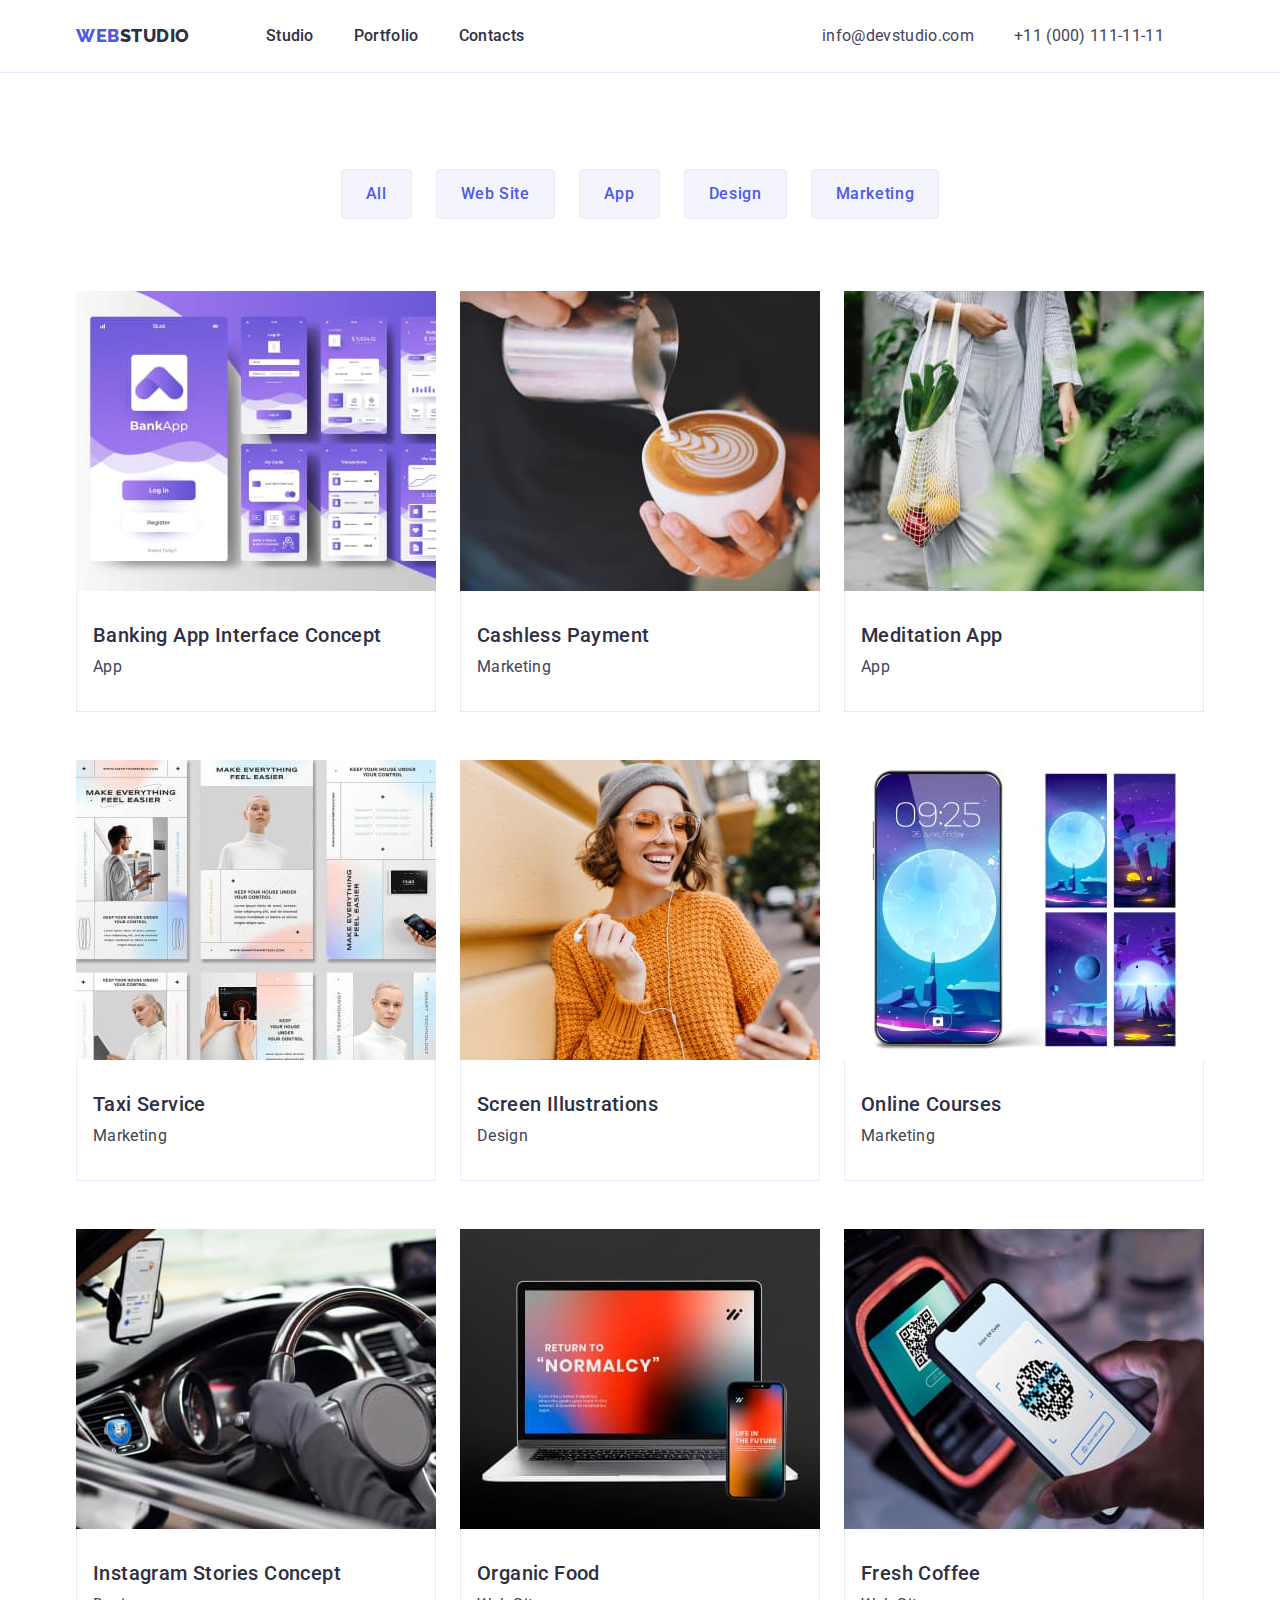
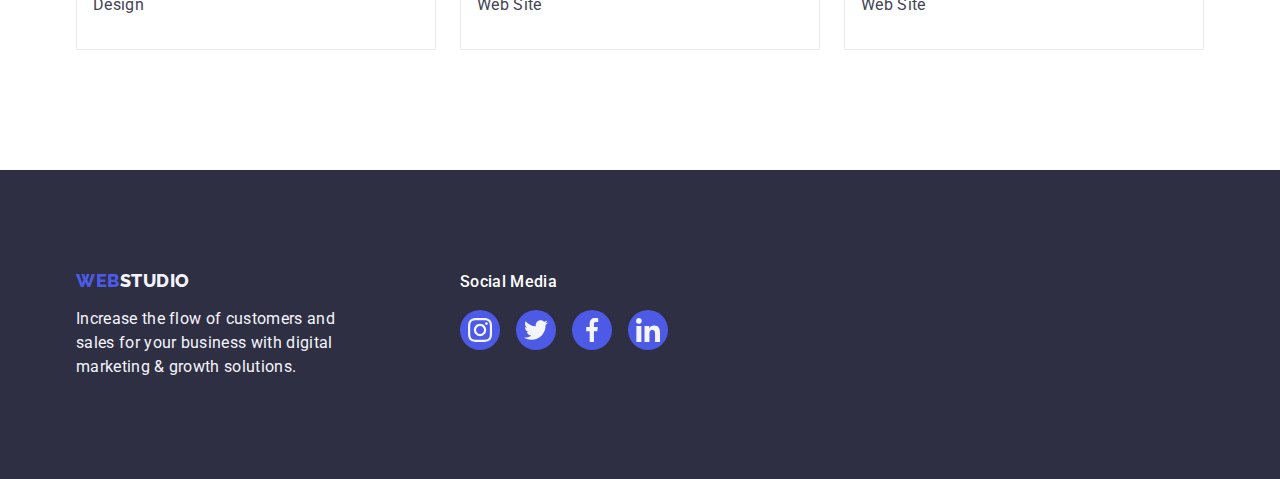
<file: portfolio.html>
<!DOCTYPE html>
<html lang="en">
<head>
    <meta charset="UTF-8">
    <meta http-equiv="X-UA-Compatible" content="IE=edge">
    <meta name="viewport" content="width=device-width, initial-scale=1.0">
    <link rel="preconnect" href="https://fonts.googleapis.com">
    <link rel="preconnect" href="https://fonts.gstatic.com" crossorigin>
    <link href="https://fonts.googleapis.com/css2?family=Raleway:wght@700&display=swap" rel="stylesheet">
    <link href="https://fonts.googleapis.com/css2?family=Roboto:wght@400;500;700&display=swap" rel="stylesheet">
    <link rel="stylesheet" href="https://cdnjs.cloudflare.com/ajax/libs/modern-normalize/1.0.0/modern-normalize.min.css">
    <link rel="stylesheet" href="./css/styles.css">
    <title>Portfolio</title>
</head>
<body>
    <header class="page-header">
        <div class="container flex">
        <nav class="flex">
            <a class="logo link" href="./index.html">Web<span class="studio">Studio</span></a>
            <ul  class="list flex">
                <li class="paragraph link"><a class="nav-color link" href="./index.html">Studio</a></li>
                <li class="paragraph link"><a class="nav-color link" href="./portfolio.html">Portfolio</a></li>
                <li class="paragraph link"><a class="nav-color link" href="">Contacts</a></li>
            </ul>
        </nav>   
        <address class="address flex">
            <ul class="flex list">
                <li class="mail"><a class="colorcontact link" href="mailto:info@devstudio.com">info@devstudio.com</a></li>
                <li class="mail"><a class="colorcontact link" href="tel:+110001111111">+11 (000) 111-11-11</a></li>
            </ul>
        </address> 
        </div>
       </header>
    <main>
        <section class="portfolio-main">
            <div class="container">
            <h1 hidden>features</h1>
            <ul class="list filter-buttons">
                <li><button class="buttonport" type="button">All</button></li>
                <li><button class="buttonport" type="button">Web Site</button></li>
                <li><button class="buttonport" type="button">App</button></li>
                <li><button class="buttonport" type="button">Design</button></li>
                <li><button class="buttonport" type="button">Marketing</button></li>
            </ul>
            <ul class="list portfolio-list">
                <li class="portfolio-images">
                    <a class="portfolio-link link" href="./index.html">
                    <img src="./images/img4.jpg" alt="Image 4" width="360" height="300">
                    <div class="cards-info">
                    <h2 class="third-header-portfolio">Banking App Interface Concept</h2> 
                    <p class="portfolio-list-text">App</p>
                    </div>
                    </a>
                </li>
                <li class="portfolio-images">
                    <a class="link portfolio-link" href="./index.html">
                    <img src="./images/img5.jpg" alt="Image 5" width="360" height="300">
                    <div class="cards-info">
                    <h2 class="third-header-portfolio">Cashless Payment</h2>
                    <p class="portfolio-list-text">Marketing</p>
                    </div>
                    </a>
                </li>
                <li class="portfolio-images">
                    <a class="link portfolio-link" href="./index.html">
                    <img src="./images/img6.jpg" alt="Image 6" width="360" height="300">
                    <div class="cards-info">
                    <h2 class="third-header-portfolio">Meditation App</h2>
                    <p class="portfolio-list-text">App</p>
                    </div>
                    </a>
                </li>
                <li class="portfolio-images">
                    <a class="link portfolio-link" href="./index.html">
                    <img src="./images/img7.jpg" alt="Image 7" width="360" height="300">
                    <div class="cards-info">
                    <h2 class="third-header-portfolio">Taxi Service</h2>
                    <p class="portfolio-list-text">Marketing</p>
                    </div>
                    </a>
                </li>
                <li class="portfolio-images">
                    <a class="link portfolio-link" href="./index.html">
                    <img src="./images/img8.jpg" alt="Image 8" width="360" height="300">
                    <div class="cards-info">
                    <h2 class="third-header-portfolio">Screen Illustrations</h2>
                    <p class="portfolio-list-text">Design</p>
                    </div>
                    </a>
                </li>
                <li class="portfolio-images">
                    <a class="link portfolio-link" href="./index.html">
                    <img src="./images/img9.jpg" alt="Image 9" width="360" height="300">
                    <div class="cards-info">
                    <h2 class="third-header-portfolio">Online Courses</h2>
                    <p class="portfolio-list-text">Marketing</p>
                    </div>
                    </a>
                </li>
                <li class="portfolio-images">
                    <a class="link portfolio-link" href="./index.html">
                    <img src="./images/img10.jpg" alt="Image 10" width="360" height="300">
                    <div class="cards-info">
                    <h2 class="third-header-portfolio">Instagram Stories Concept</h2> 
                    <p class="portfolio-list-text">Design</p>
                    </div>
                    </a>
                </li>
                <li class="portfolio-images">
                    <a class="link portfolio-link" href="./index.html">
                    <img src="./images/img11.jpg" alt="Image 11" width="360" height="300">
                    <div class="cards-info">
                    <h2 class="third-header-portfolio">Organic Food</h2>
                    <p class="portfolio-list-text">Web Site</p>
                    </div>
                    </a>
                </li>
                <li class="portfolio-images">
                    <a class="link portfolio-link" href="./index.html">
                    <img src="./images/img12.jpg" alt="Image 12" width="360" height="300">
                    <div class="cards-info">
                    <h2 class="third-header-portfolio">Fresh Coffee</h2> 
                    <p class="portfolio-list-text">Web Site</p>
                    </div>
                    </a>
                </li>
            </ul>
        </div>
        </section>
    </main>
    <footer class="footer">
        <div class="container footer-container">
            <ul class="list flex">
            <li>
                <a class="logo link logo-footer" href="./index.html">Web<span class="studioend">Studio</span></a>
                <p class="footer-text">Increase the flow of customers and sales for your business with digital marketing & growth solutions.</p>
            </li>
            <li>
                <div class="social-footer-container">
                <h3 class="social-media-header">Social Media</h3>
                <ul class="list social-media-list-footer">
                    <li class="social-media-item-footer">
                        <a class="link social-media-link-footer" href="">
                            <svg class="icon-social-media icon-instagram_footer">
                                <use xlink:href="#icon-instagram_footer">
                                    <symbol id="icon-instagram_footer" viewBox="0 0 32 32">
                                        <path fill="#f4f4fd" style="fill: var(--color2, #f4f4fd)" d="M25.581 12.045c-0.045-1.020-0.21-1.722-0.446-2.329-0.244-0.645-0.619-1.223-1.11-1.703-0.48-0.488-1.061-0.866-1.699-1.106-0.611-0.236-1.309-0.401-2.329-0.446-1.028-0.049-1.354-0.060-3.961-0.060s-2.933 0.011-3.957 0.056c-1.020 0.045-1.722 0.21-2.329 0.446-0.645 0.244-1.223 0.619-1.703 1.11-0.488 0.48-0.866 1.062-1.106 1.699-0.236 0.611-0.401 1.309-0.446 2.329-0.049 1.028-0.060 1.354-0.060 3.961s0.011 2.933 0.056 3.957c0.045 1.020 0.21 1.722 0.446 2.329 0.244 0.645 0.623 1.223 1.11 1.703 0.48 0.488 1.061 0.866 1.699 1.106 0.611 0.236 1.309 0.401 2.329 0.446 1.024 0.045 1.35 0.056 3.957 0.056s2.933-0.011 3.957-0.056c1.020-0.045 1.722-0.21 2.329-0.446 1.29-0.499 2.31-1.519 2.809-2.809 0.236-0.611 0.401-1.309 0.446-2.329 0.045-1.024 0.056-1.35 0.056-3.957s-0.004-2.933-0.049-3.957zM23.852 19.884c-0.041 0.938-0.199 1.444-0.33 1.782-0.323 0.836-0.986 1.5-1.823 1.823-0.338 0.131-0.848 0.289-1.782 0.33-1.013 0.045-1.316 0.056-3.878 0.056s-2.869-0.011-3.878-0.056c-0.938-0.041-1.444-0.199-1.782-0.33-0.416-0.154-0.795-0.398-1.103-0.716-0.319-0.311-0.563-0.686-0.716-1.103-0.131-0.338-0.289-0.848-0.33-1.782-0.045-1.013-0.056-1.317-0.056-3.878s0.011-2.869 0.056-3.878c0.041-0.938 0.199-1.444 0.33-1.782 0.154-0.416 0.398-0.795 0.72-1.103 0.311-0.319 0.686-0.563 1.103-0.716 0.338-0.131 0.848-0.289 1.782-0.33 1.013-0.045 1.317-0.056 3.878-0.056 2.566 0 2.869 0.011 3.878 0.056 0.938 0.041 1.444 0.199 1.782 0.33 0.416 0.154 0.795 0.397 1.103 0.716 0.319 0.311 0.563 0.686 0.716 1.103 0.131 0.338 0.289 0.848 0.33 1.782 0.045 1.013 0.056 1.316 0.056 3.878s-0.011 2.862-0.056 3.875z"></path>
                                        <path fill="#f4f4fd" style="fill: var(--color2, #f4f4fd)" d="M16.036 11.070c-2.723 0-4.932 2.209-4.932 4.932s2.209 4.932 4.932 4.932c2.723 0 4.932-2.209 4.932-4.932s-2.209-4.932-4.932-4.932zM16.036 19.201c-1.766 0-3.199-1.433-3.199-3.199s1.433-3.199 3.199-3.199c1.767 0 3.199 1.433 3.199 3.199s-1.433 3.199-3.199 3.199z"></path>
                                        <path fill="#f4f4fd" style="fill: var(--color2, #f4f4fd)" d="M22.314 10.875c0 0.636-0.516 1.151-1.152 1.151s-1.151-0.516-1.151-1.151c0-0.636 0.516-1.151 1.151-1.151s1.152 0.515 1.152 1.151z"></path>
                                        </symbol>
                            </use>
                        </svg>
                        </a>
                    </li>
                    <li class="social-media-item-footer">
                        <a class="link social-media-link-footer" href="">
                        <svg class="icon-social-media icon-twitter_footer">
                            <use xlink:href="#icon-twitter_footer">
                                <symbol id="icon-twitter_footer" viewBox="0 0 32 32">
                                    <path fill="#f4f4fd" style="fill: var(--color2, #f4f4fd)" d="M25.6 10.047c-0.714 0.313-1.475 0.521-2.268 0.622 0.816-0.487 1.439-1.253 1.732-2.176-0.761 0.454-1.601 0.774-2.496 0.953-0.722-0.769-1.752-1.246-2.875-1.246-2.179 0-3.934 1.769-3.934 3.937 0 0.312 0.026 0.612 0.091 0.898-3.272-0.16-6.168-1.728-8.113-4.117-0.34 0.589-0.539 1.264-0.539 1.99 0 1.363 0.702 2.572 1.748 3.271-0.632-0.012-1.253-0.196-1.778-0.485 0 0.012 0 0.028 0 0.043 0 1.913 1.364 3.502 3.154 3.868-0.32 0.088-0.67 0.13-1.032 0.13-0.252 0-0.506-0.014-0.745-0.067 0.51 1.559 1.957 2.705 3.678 2.742-1.339 1.048-3.040 1.679-4.88 1.679-0.323 0-0.632-0.014-0.942-0.054 1.744 1.124 3.81 1.766 6.038 1.766 7.243 0 11.203-6 11.203-11.201 0-0.174-0.006-0.342-0.014-0.509 0.781-0.554 1.438-1.247 1.973-2.044z"></path>
                                    </symbol>
                            </use>
                        </svg>
                        </a>
                    </li>
                    <li class="social-media-item-footer">
                        <a class="link social-media-link-footer" href="">
                        <svg class="icon-social-media icon-facebook_footer">
                            <use xlink:href="#icon-facebook_footer">
                                <symbol id="icon-facebook_footer" viewBox="0 0 32 32">
                                    <path fill="#f4f4fd" style="fill: var(--color2, #f4f4fd)" d="M19.198 9.588h1.753v-3.053c-0.302-0.042-1.342-0.135-2.554-0.135-2.527 0-4.258 1.59-4.258 4.511v2.689h-2.789v3.413h2.789v8.587h3.419v-8.586h2.676l0.425-3.413h-3.102v-2.351c0.001-0.986 0.266-1.662 1.641-1.662z"></path>
                                    </symbol>
                            </use>
                        </svg>
                        </a>
                    </li>
                    <li class="social-media-item-footer">
                        <a class="link social-media-link-footer" href="">
                        <svg class="icon-social-media icon-linkedin_footer">
                            <use xlink:href="#icon-linkedin_footer">
                                <symbol id="icon-linkedin_footer" viewBox="0 0 32 32">
                                    <path fill="#f4f4fd" style="fill: var(--color2, #f4f4fd)" d="M25.595 25.6v-0.001h0.005v-7.042c0-3.445-0.742-6.098-4.769-6.098-1.936 0-3.235 1.062-3.766 2.070h-0.056v-1.748h-3.818v12.818h3.976v-6.347c0-1.671 0.317-3.287 2.386-3.287 2.039 0 2.070 1.907 2.070 3.394v6.241h3.972z"></path>
                                    <path fill="#f4f4fd" style="fill: var(--color2, #f4f4fd)" d="M6.717 12.782h3.981v12.818h-3.981v-12.818z"></path>
                                    <path fill="#f4f4fd" style="fill: var(--color2, #f4f4fd)" d="M8.706 6.4c-1.273 0-2.306 1.033-2.306 2.306s1.033 2.327 2.306 2.327c1.273 0 2.306-1.054 2.306-2.327s-1.034-2.306-2.306-2.306v0z"></path>
                                    </symbol>
                            </use>
                        </svg>
                        </a>
                    </li>
                </ul>
            </li>
            </div>
            </ul>
            </div>
        </footer>
    </body>
    </html>
</file>
<file: css/styles.css>
body {
    font-family: "Roboto", sans-serif;
    color: #434455;
    background-color: var(--background-white);
    margin: 0;
}
* {
    box-sizing: border-box;
}
img {
    display: block;
    max-width: 100%;
    height: auto;
}
h1, h2, h3, h4, h5, p {
    margin-top: 0;
    margin-bottom: 0;
}
ul, ol {
  margin-top: 0;
  margin-bottom: 0;
  padding-left: 0;
}
img {
    display: block;
}
button {
    cursor: pointer;
}
:root {
    --background-black: #2e2f42
    --background-white: #ffffff
    --logo-color: #4d5ae5
    --contact-color: #434455
}
.container {
    width: 1158px;
    margin-left: auto;
    margin-right: auto;
    padding-left: 15px;
    padding-right: 15px;
}
.logo {
    font-family: "Raleway", sans-serif;
    font-weight: 800;
    font-size: 18px;
    line-height: 1.17;
    letter-spacing: 0.03em;
    text-transform: uppercase;
    color: #4D5AE5;
    display: flex; 
    align-items: center;
    margin-right: 76px;
}
.link {
    text-decoration: none;
}
.link:hover {
    color: #404bbf;
}
.link:focus {
    color: #404bbf;
}
.studio {
    color: #2e2f42;
}
.list {
    list-style: none;
}
.paragraph {
    font-weight: 500;
    font-size: 16px;
    line-height: 24px;
    letter-spacing: 0.02em;
    color: #2E2F42;
    padding-right: 40px;
}
.address {
    font-style: normal;
    margin-left: auto;
}
.mail {
    font-size: 16px;
    line-height: 1.5;
    letter-spacing: 0.02em;
    padding-right: 40px;
}  
.colorcontact {
    color: var(--contact-color);
}
.first {
    background: rgba(46, 47, 66, 0.7);
    padding-top: 188px;
    padding-bottom: 188px;
    background-image: linear-gradient(rgba(46, 47, 66, 0.7), rgba(46, 47, 66, 0.7)), url(../images/background-img.jpg);
    background-size: 1440px;
    background-repeat: no-repeat;
    background-position: center;
    background-size: cover;
    max-width: 1440px;
}
.header {
    font-weight: 700;
    font-size: 56px;
    line-height: 1.07;
    text-align: center;
    letter-spacing: 0.02em;
    color: #ffffff;
    display: flex;
    flex-wrap: wrap;
    max-width: 496px;
    margin-left: auto;
    margin-right: auto;
    margin-bottom: 48px;
}
.order-service-button {
    background-color: #4D5AE5;
    font-family: "Roboto", sans-serif;
    font-weight: 500;
    font-size: 16px;
    line-height: 1.5;
    letter-spacing: 0.04em;
    color: #ffffff;
    cursor: pointer;
    display: flex;
    align-items: center;
    box-shadow: 0px 4px 4px rgba(0, 0, 0, 0.15);
    border-radius: 4px;
    margin-left: auto;
    margin-right: auto;
    padding: 16px 32px;
}
.order-service-button:hover {
    background: #404BBF;
    box-shadow: 0px 4px 4px rgba(0, 0, 0, 0.15);
    border-radius: 4px;
}
.order-service-button:focus {
    background: #404BBF;
    box-shadow: 0px 4px 4px rgba(0, 0, 0, 0.15);
    border-radius: 4px;
}
.third-header {
    font-weight: 500;
    font-size: 20px;
    line-height: 1.2;
    letter-spacing: 0.02em;
    color: #2E2F42;
    margin-bottom: 8px;
    margin-top: 8px;
}
.list-text {
    font-weight: 400;
    font-size: 16px;
    line-height: 24px;
    letter-spacing: 0.02em;
    color: #434455;
}
.third-article-header {
    font-size: 36px;
    line-height: 1.11;
    text-align: center;
    letter-spacing: 0.02em;
    text-transform: capitalize;
    color: #2E2F42;
    margin-bottom: 72px;
}
.fourth-article {
    background-color: #f4f4fd;
}
.fourth-article-list {
    flex-basis: calc(100% / 4 - 24px);
    margin-left: 24px;
    margin-top: 24px;
    box-shadow: 0px 1px 6px rgba(46, 47, 66, 0.08), 0px 1px 1px rgba(46, 47, 66, 0.16), 0px 2px 1px rgba(46, 47, 66, 0.08);
    border-radius: 0px 0px 4px 4px;
}
.footer {
    background: #2E2F42;
    padding-top: 100px;
    padding-bottom: 100px;
}
.studioend {
    color:#f4f4fd;
}
.buttonport {
    font-family: "Roboto", sans-serif;
    font-weight: 500;
    font-size: 16px;
    line-height: 1.5;
    letter-spacing: 0.04em;
    background-color: #f4f4fd;
    color: #4D5AE5;
    border: none;
    min-width: 69px;
    padding: 12px 24px;
    background: #f4f4fd;
    border: 1px solid #e7e9fc;
    border-radius: 4px;
}
.buttonport:hover {
    font-family: "Roboto", sans-serif;
    font-weight: 500;
    font-size: 16px;
    line-height: 1.5;
    letter-spacing: 0.04em;
    background-color: #404bbf;
    color: #ffffff;
    padding: 12px 24px;
    box-shadow: 0px 3px 1px rgba(0, 0, 0, 0.1), 0px 2px 1px rgba(0, 0, 0, 0.08), 0px 2px 2px rgba(0, 0, 0, 0.12);
    border-radius: 4px;
}
.buttonport:focus {
    font-family: "Roboto", sans-serif;
    font-weight: 500;
    font-size: 16px;
    line-height: 1.5;
    letter-spacing: 0.04em;
    background-color: #404bbf;
    color: #ffffff;
    padding: 12px 24px;
    box-shadow: 0px 3px 1px rgba(0, 0, 0, 0.1), 0px 2px 1px rgba(0, 0, 0, 0.08), 0px 2px 2px rgba(0, 0, 0, 0.12);
    border-radius: 4px;
}
.section {
    padding-top: 120px;
    padding-bottom: 120px;
}
.third-section {
    padding-top: 0;
}
.list-images {
    display: flex;
    flex-basis: calc(100% / 3 - 20px);
    margin-left: 20px;
    margin-top: 20px;
}
.picture-list {
    display: flex;
    flex-wrap: wrap;
    margin-left: -20px;
    margin-top: -20px;
}
.text {
    font-weight: 400;
    font-size: 16px;
    line-height: 1.5;
    letter-spacing: 0.02em;
    color: #E7E9FC;
    display: flex;
    flex-wrap: wrap;
    max-width: 264px;
}
.logo-footer {
    font-family: "Raleway", sans-serif;
    font-weight: 800;
    font-size: 18px;
    line-height: 1.17;
    letter-spacing: 0.03em;
    text-transform: uppercase;
    color: #4D5AE5;
    margin-bottom: 16px;
}
.filter-buttons {
    display: flex;
    justify-content: center;
    column-gap: 24px;
    margin-bottom: 72px;
}
.portfolio-list {
    display: flex;
    flex-wrap: wrap;
    row-gap: 48px;
    column-gap: 24px;
}
.portfolio-images {
    display: block;
}
.portfolio-link {
    width: 360px;
    height: 300px;
}
.portfolio-images:hover,
.portfolio-images:focus {
    box-shadow: 0px 1px 6px rgba(46, 47, 66, 0.08), 0px 1px 1px rgba(46, 47, 66, 0.16), 0px 2px 1px rgba(46, 47, 66, 0.08);
}
.third-header-portfolio {
    font-weight: 500;
    font-size: 20px;
    line-height: 1.2;
    letter-spacing: 0.02em;
    color: #2E2F42;
    margin-bottom: 8px;
}
.portfolio-list-text {
    font-weight: 400;
    font-size: 16px;
    line-height: 1.5;
    letter-spacing: 0.02em;
    color: #434455;
}
.page-header {
    padding-top: 24px;
    padding-bottom: 24px;
    border-bottom: 1px solid #E7E9FC;
}
.flex {
    display: flex;
}
.list-of-advantages {
    display: flex;
    align-items: center;
    justify-content: center;
    column-gap: 24px;
}
.list-of-employees {
    display: flex;
    flex-wrap: wrap;
    margin-left: -24px;
    margin-top: -24px;
}
.employee-information {
    background: #FFFFFF;
    box-shadow: 0px 1px 6px rgba(46, 47, 66, 0.08), 0px 1px 1px rgba(46, 47, 66, 0.16), 0px 2px 1px rgba(46, 47, 66, 0.08);
    border-radius: 0px 0px 4px 4px;
    padding: 32px 16px 32px 16px;
}
.employee-name {
    display: flex;
    justify-content: center;
    margin-bottom: 8px;
    font-weight: 500;
    font-size: 20px;
    line-height: 1.2;
    text-align: center;
    letter-spacing: 0.02em;
    color: #2E2F42;
}
.employee-position {
    display: flex;
    justify-content: center;
    font-weight: 400;
    font-size: 16px;
    line-height: 1.5;
    text-align: center;
    letter-spacing: 0.02em;
    color: #434455;
}
.portfolio-main {
    padding-top: 96px;
    padding-bottom: 120px;
}
.cards-info {
    border: 1px solid #e7e9fc;
    border-top: none;
    padding-top: 32px;
    padding-bottom: 32px;
    padding-left: 16px;
    padding-right: 52px;
}
.fourth-article-header {
    font-weight: 700;
    font-size: 36px;
    line-height: 1.11;
    text-align: center;
    letter-spacing: 0.02em;
    text-transform: capitalize;
    color: #2E2F42;
    margin-bottom: 72px;
}
.nav-color {
    color: #2E2F42;
}
.advantages-list {
    width: 264px;
}
.footer-text {
    width: 264px;
    font-weight: 400;
    font-size: 16px;
    line-height: 24px;
    letter-spacing: 0.02em;
    color: #F4F4FD;
}
.icon {
    display: inline-block;
    stroke-width: 0;
    stroke: currentColor;
    fill: currentColor;
    width: 64px;
    height: 64px;
}
.social-media-item {
    width: 40px;
    height: 40px;
}
.social-media-link {
    width: 100%;
    height: 100%;
    border-radius: 50%;
    background-color: #4D5AE5;
    display: flex;
    justify-content: center;
    align-items: center;
}
.social-media-link:hover,
.social-media-link:focus {
    background-color: #404BBF;
}
.icon-social-media {
    display: inline-block;
    stroke-width: 0;
    stroke: currentColor;
    fill: currentColor;
    width: 40px;
    height: 40px;
}
.social-media-list {
    display: flex;
    padding-top: 8px;
    gap: 24px;
}
.fifth-article-header {
    font-family: 'Roboto';
    font-style: normal;
    font-weight: 700;
    font-size: 36px;
    line-height: 40px;
    text-align: center;
    letter-spacing: 0.02em;
    text-transform: capitalize;
    color: #2E2F42;
    margin-bottom: 72px;
}
.social-media-header {
    font-family: 'Roboto';
    font-style: normal;
    font-weight: 500;
    font-size: 16px;
    line-height: 24px;
    letter-spacing: 0.02em;
    color: #FFFFFF;
    padding-bottom: 16px;
}
.social-footer-container {
    margin-left: 120px;
}
.social-media-list-footer {
    display: flex;
    flex-wrap: wrap;
    justify-content: center;
    align-items: center;
    gap: 16px;
}
.icon-div {
    width: 264px;
    height: 112px;
    background: #F4F4FD;
    border-radius: 4px;
    display: flex;
    flex-wrap: wrap;
    justify-content: center;
    align-items: center;
}
.social-media-item-footer {
    width: 40px;
    height: 40px;
}
.social-media-link-footer {
    width: 40px;
    height: 40px;
    border-radius: 50%;
    background-color: #4D5AE5;
    display: flex;
    justify-content: center;
    align-items: center;
}
.social-media-link-footer:focus,
.social-media-link-footer:hover {
    background-color: #31D0AA;
}
.customers-list-item {
    width: 168px;
    height: 88px;
}
.customer-list-link {
    display: flex;
    justify-content: center;
    align-items: center;
    width: 168px;
    height: 88px;
    border: 1px solid #8e8f99;
    border-radius: 4px;
    color: #8e8f99;

}
.customers-list {
    display: flex;
    gap: 24px;
    justify-content: center;
    padding: 0;
}
.icon-customer {
    fill: currentColor;
}
.customer-list-link:hover,
.customer-list-link:focus {
    color: #404BBF;
    border: 1px solid #404BBF;
    border-radius: 4px;
}
</file>
